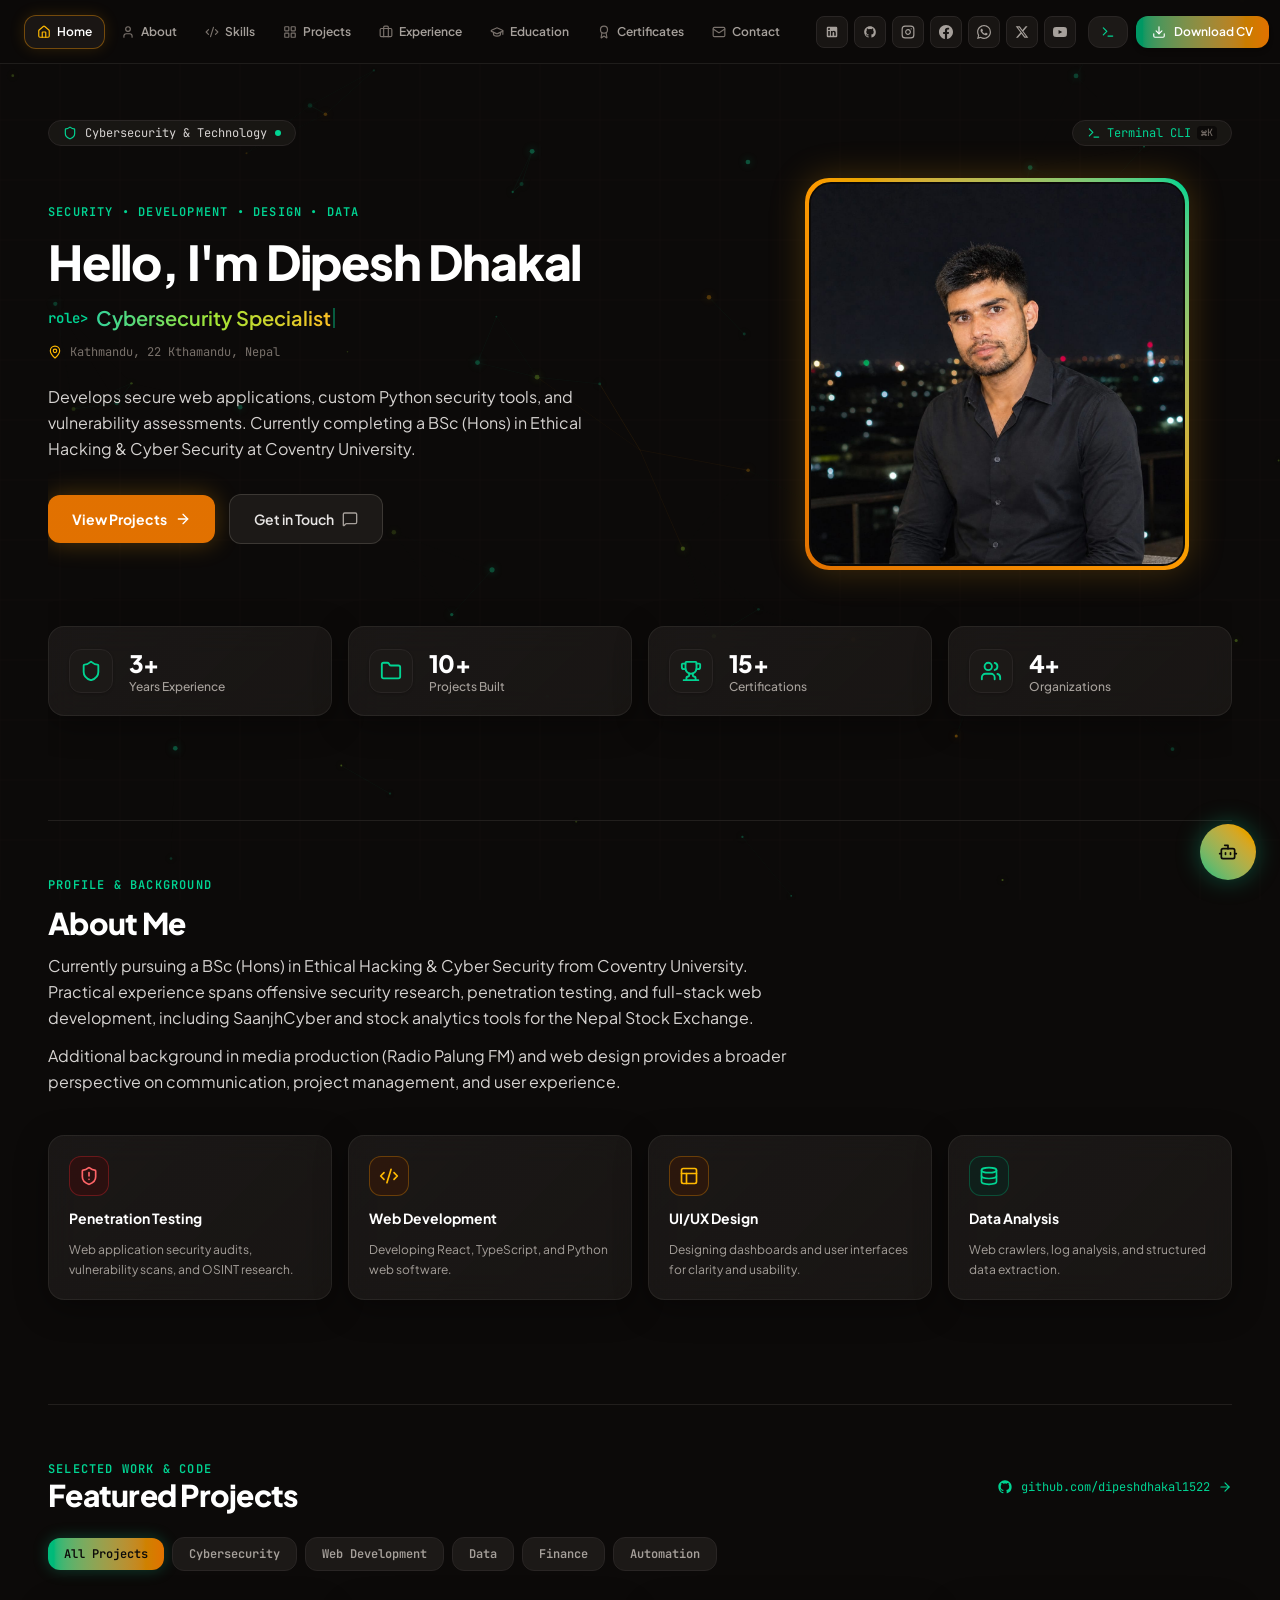
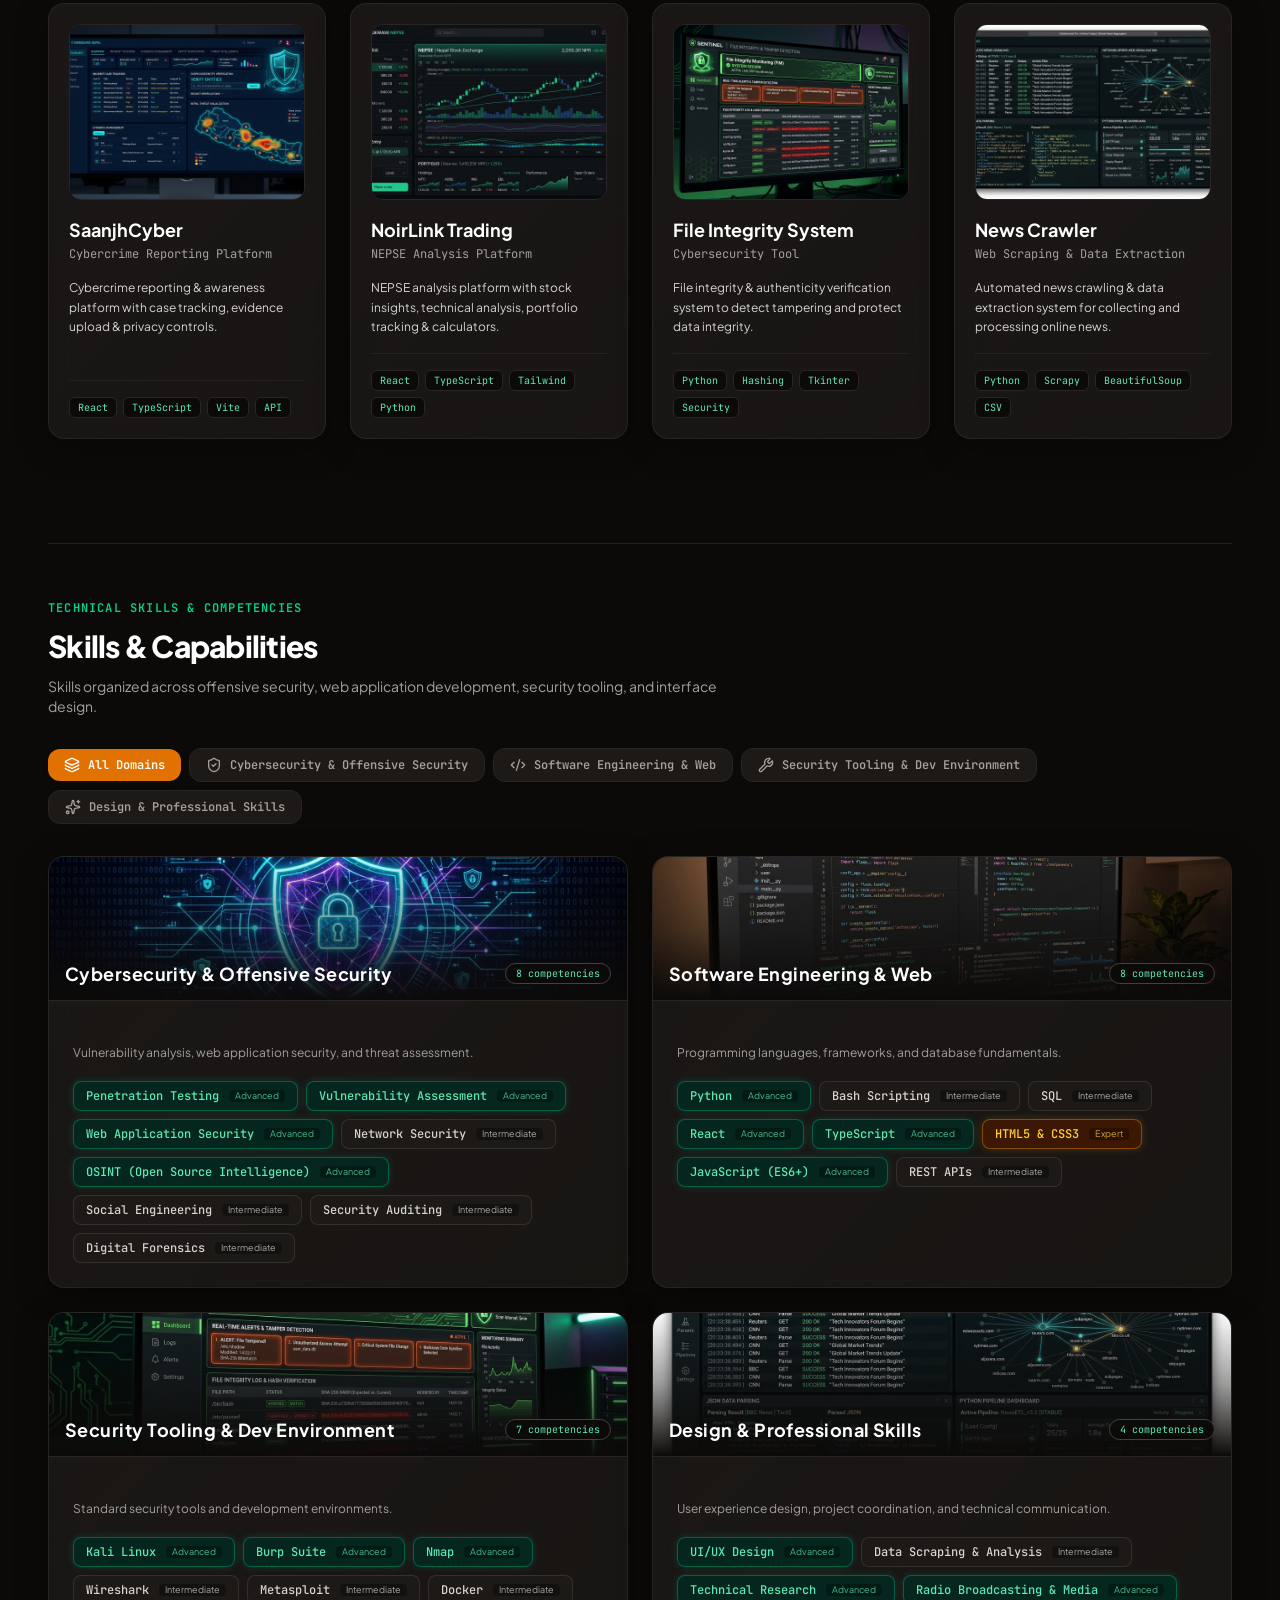
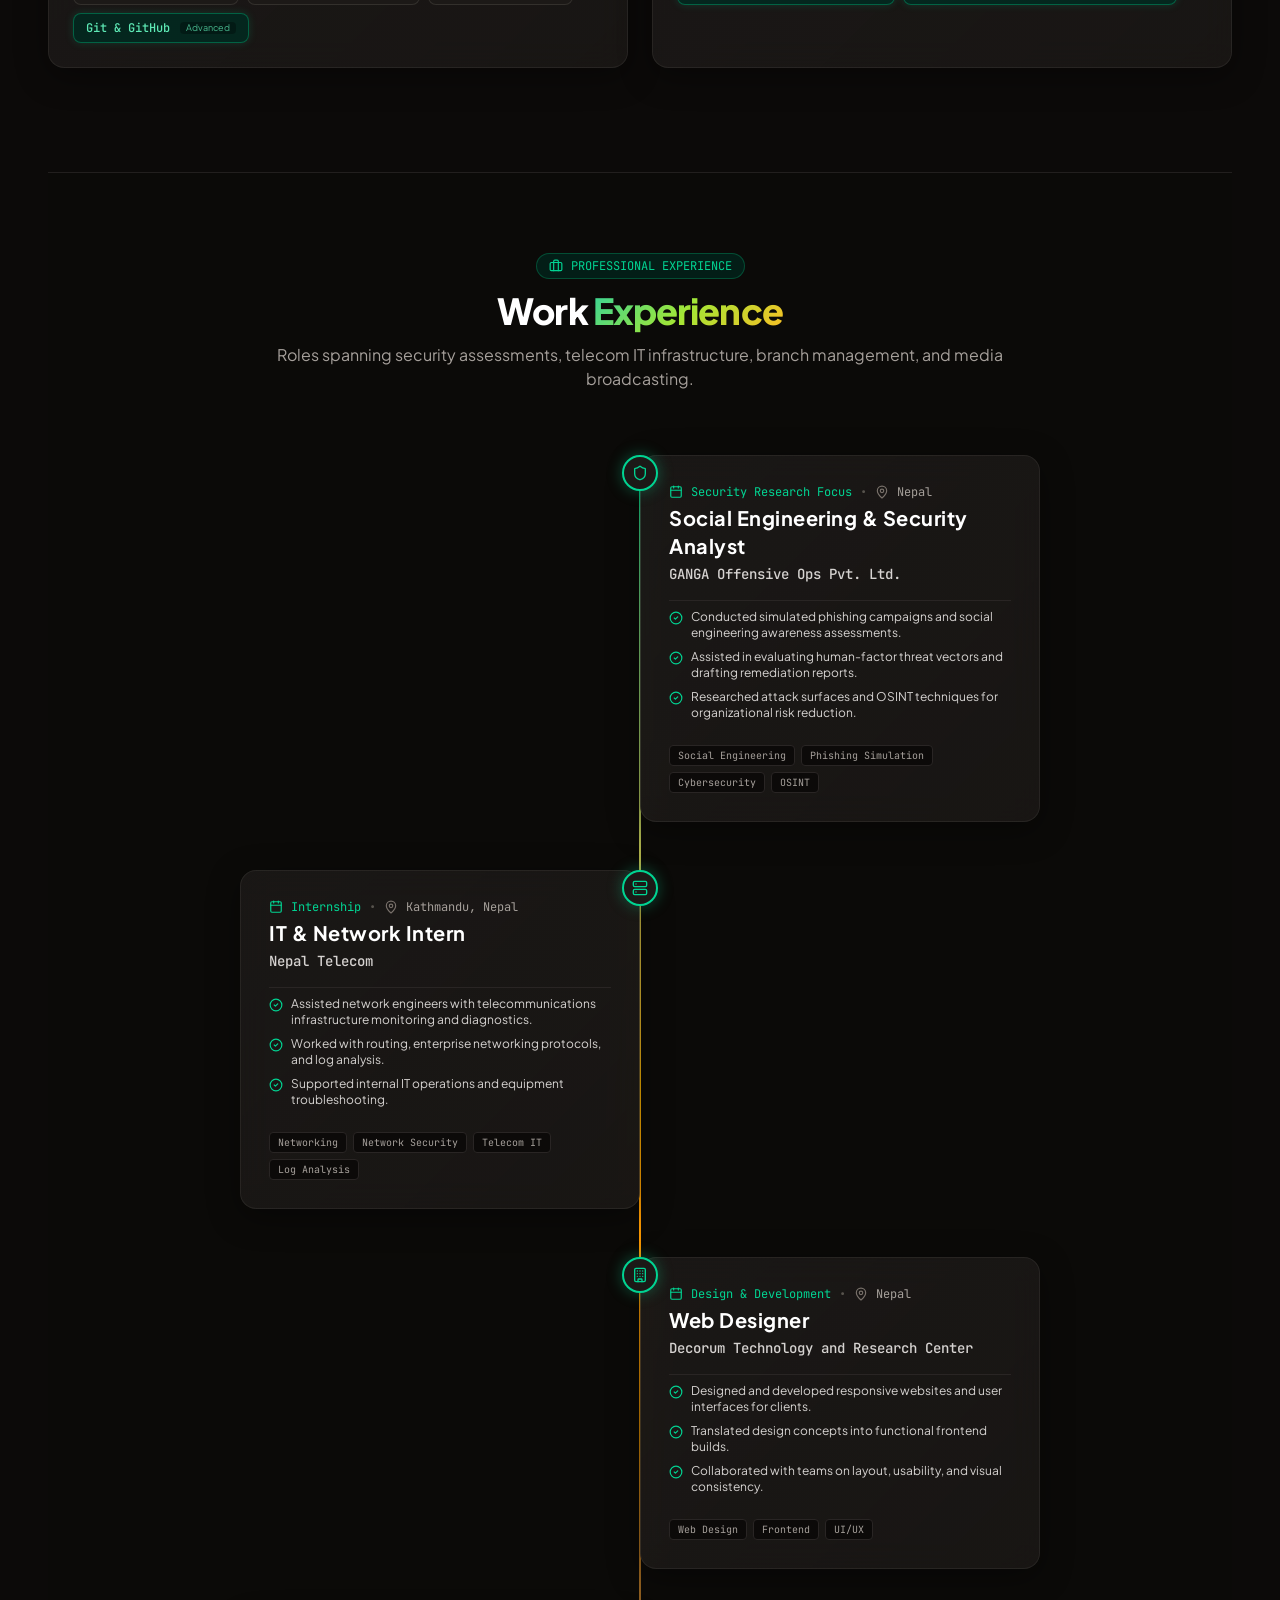
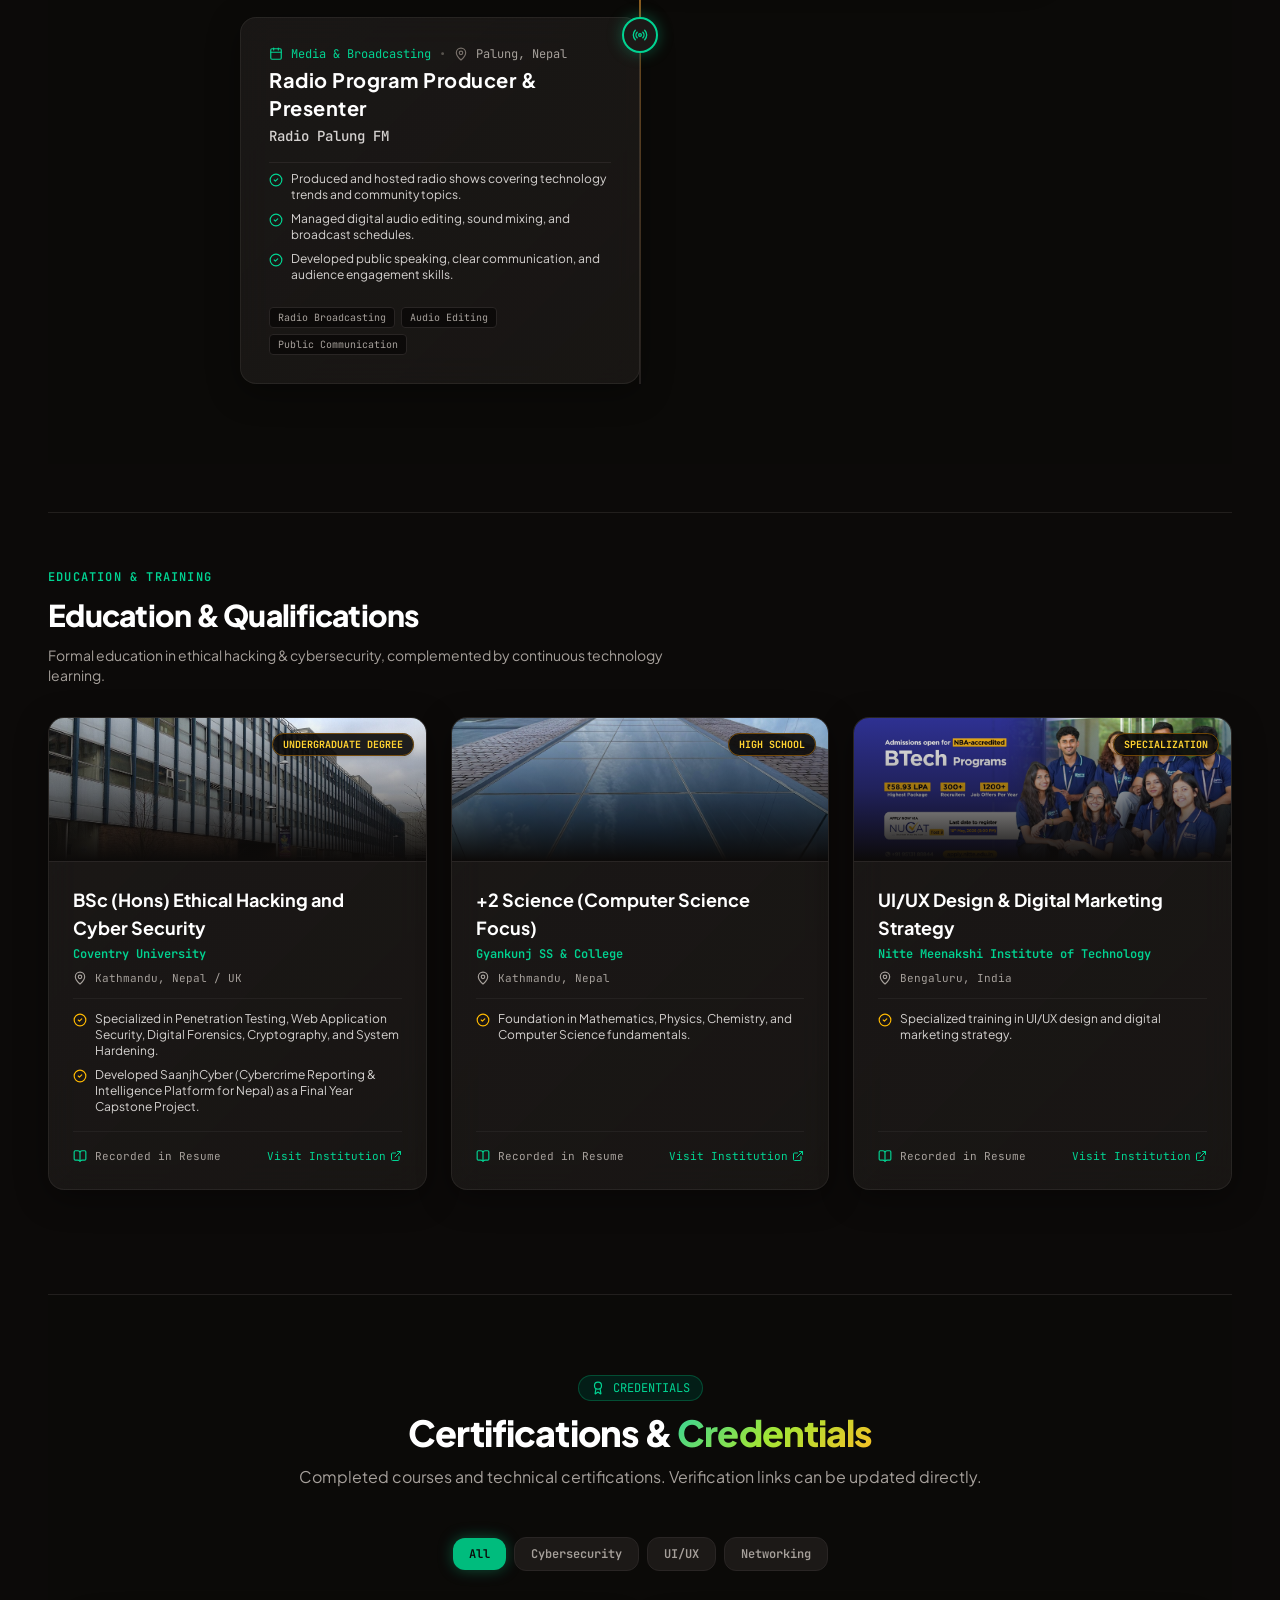
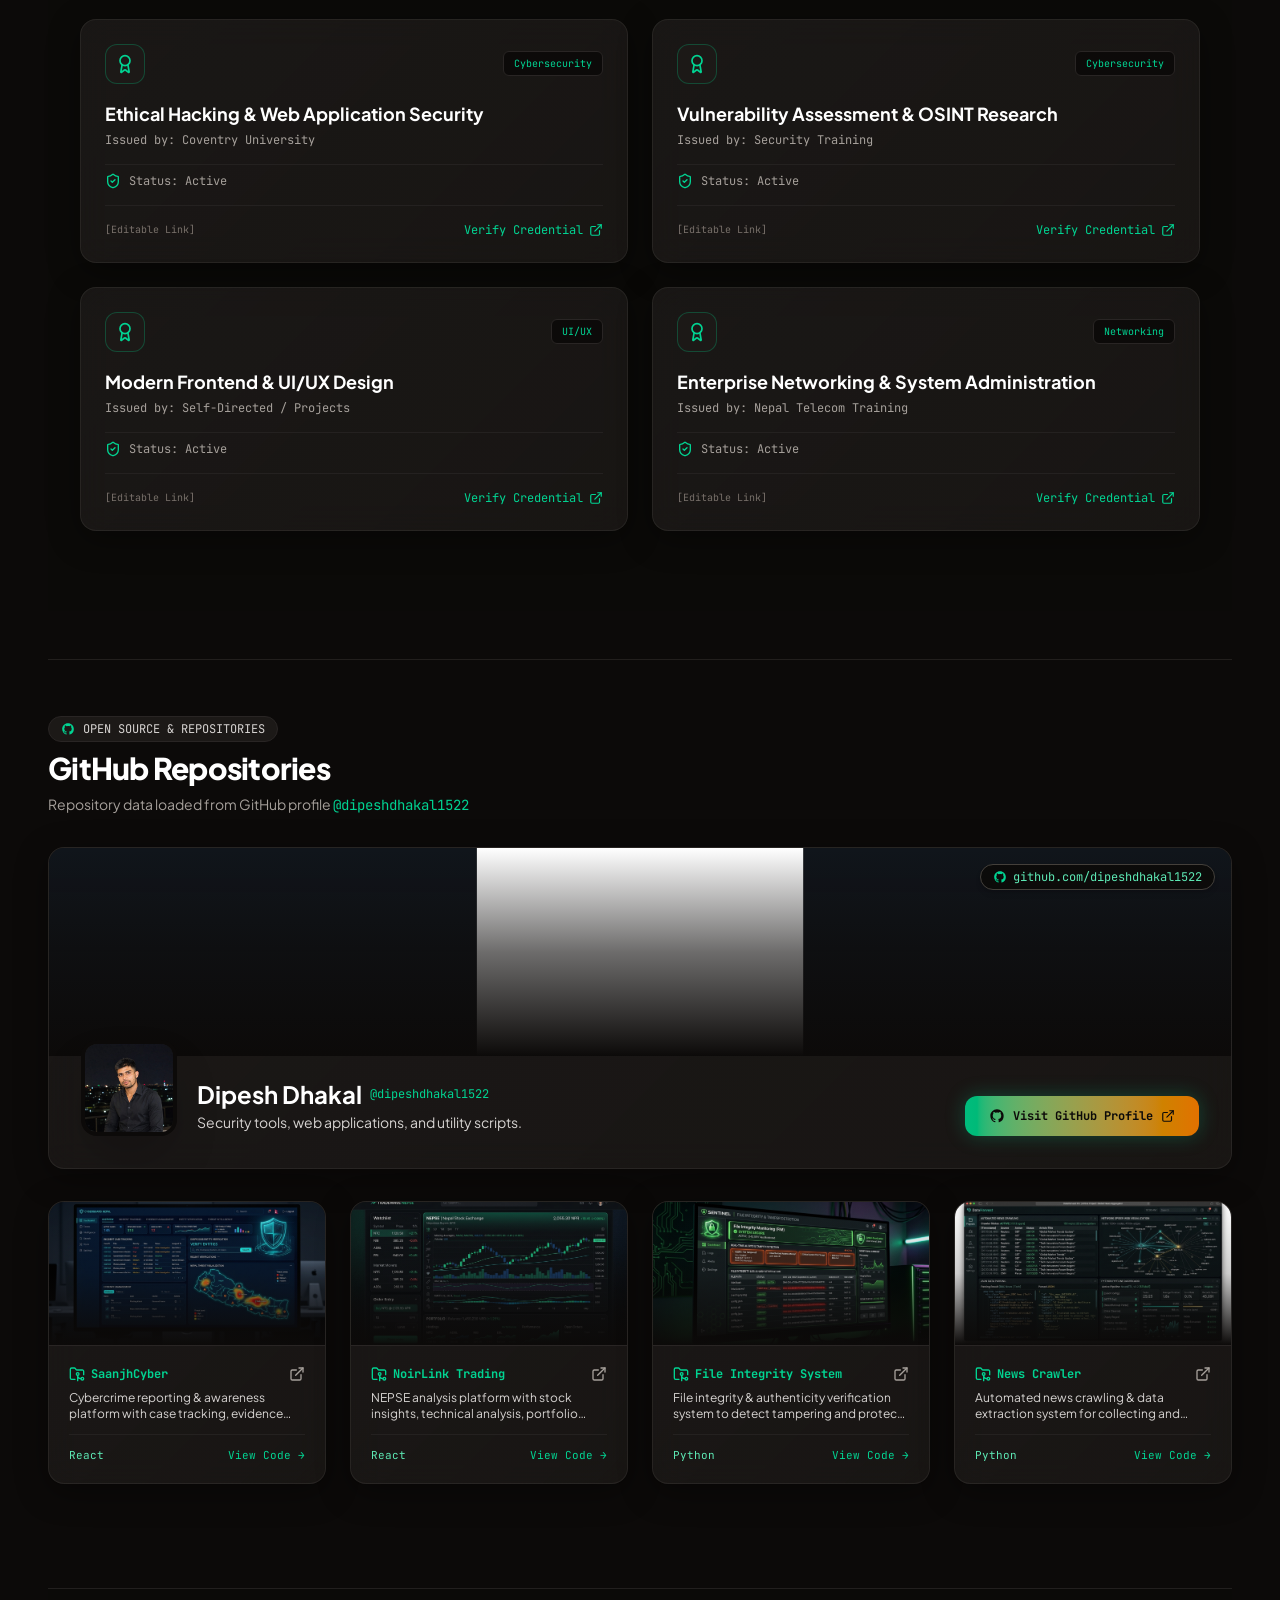
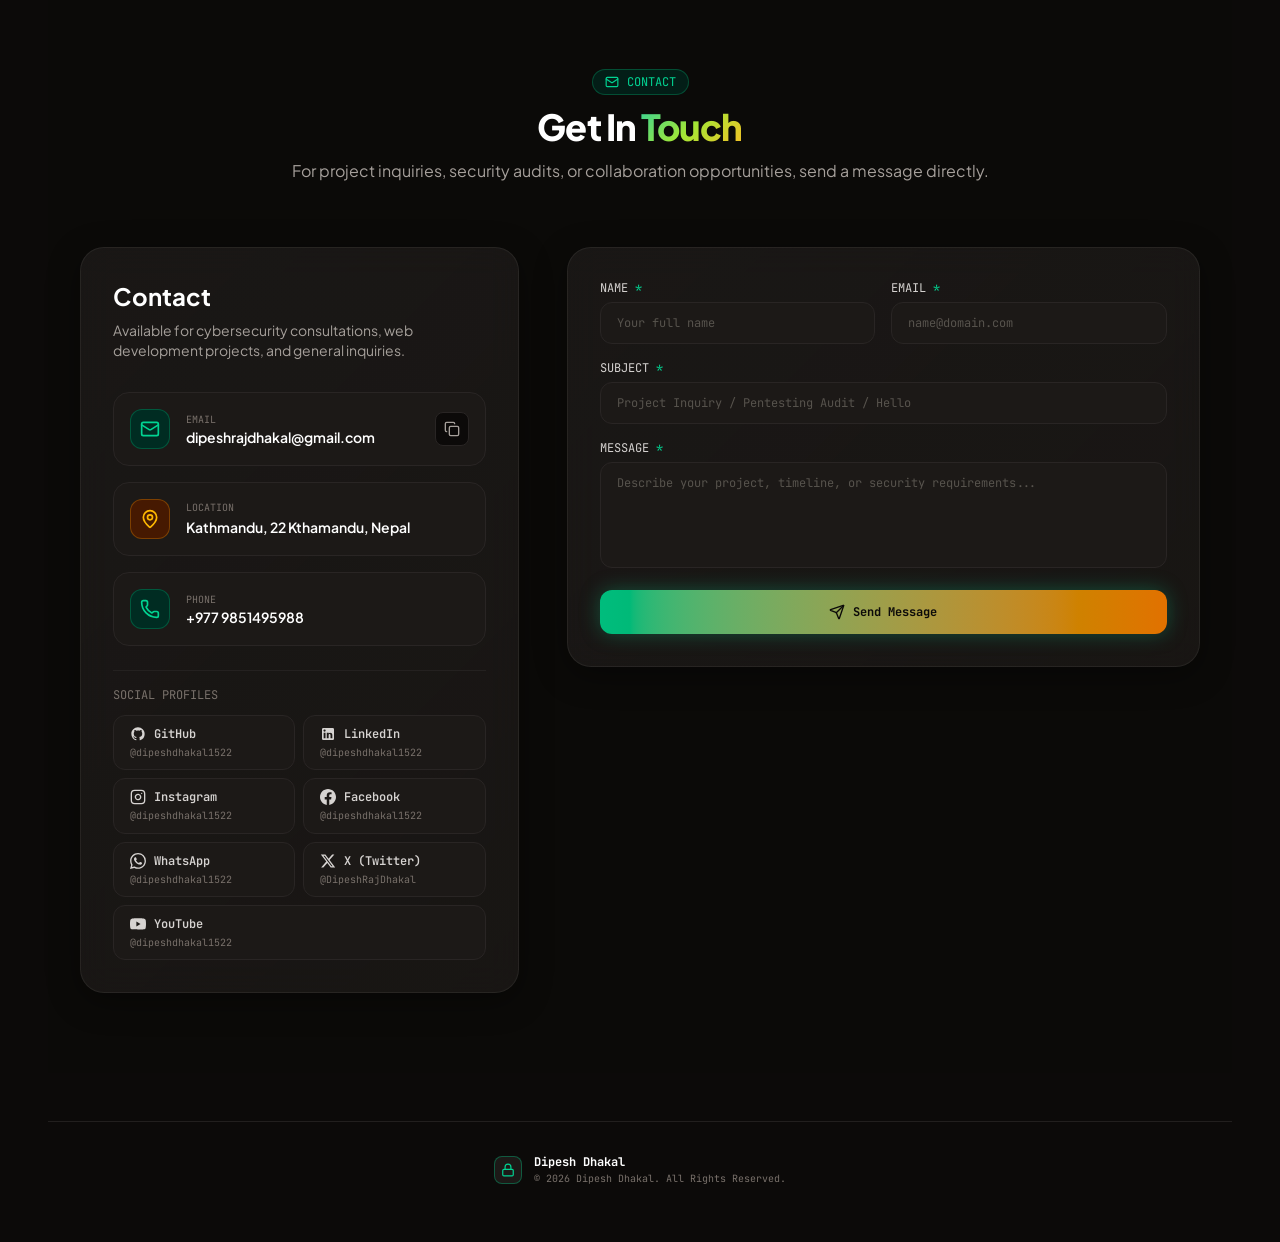
<file: index.html>
<!doctype html>
<html lang="en" class="dark scroll-smooth">
  <head>
    <meta charset="UTF-8" />
    <link rel="icon" type="image/svg+xml" href="data:image/svg+xml,<svg xmlns=%22http://www.w3.org/2000/svg%22 viewBox=%220 0 100 100%22><text y=%22.9em%22 font-size=%2290%22>🛡️</text></svg>" />
    <meta name="viewport" content="width=device-width, initial-scale=1.0" />
    
    <!-- Primary Meta Tags -->
    <title>Dipesh Dhakal — Cybersecurity Specialist & Web Developer</title>
    <meta name="title" content="Dipesh Dhakal — Cybersecurity Specialist & Web Developer" />
    <meta name="description" content="Portfolio of Dipesh Dhakal: Cybersecurity Specialist, Web Developer, UI/UX Designer, and Data Analyst based in Kathmandu, Nepal." />
    <meta name="keywords" content="Dipesh Dhakal, Cybersecurity, Ethical Hacking, Web Development, SaanjhCyber, Penetration Testing, React, TypeScript, Nepal" />
    <meta name="author" content="Dipesh Dhakal" />

    <!-- Open Graph / Facebook -->
    <meta property="og:type" content="website" />
    <meta property="og:url" content="https://github.com/dipeshdhakal1522" />
    <meta property="og:title" content="Dipesh Dhakal — Cybersecurity Specialist & Web Developer" />
    <meta property="og:description" content="Portfolio of Dipesh Dhakal: Cybersecurity Specialist, Web Developer, UI/UX Designer, and Data Analyst." />
    <meta property="og:image" content="https://github.com/dipeshdhakal1522.png" />

    <!-- Twitter -->
    <meta property="twitter:card" content="summary_large_image" />
    <meta property="twitter:title" content="Dipesh Dhakal — Cybersecurity Specialist & Web Developer" />
    <meta property="twitter:description" content="Portfolio of Dipesh Dhakal: Cybersecurity Specialist, Web Developer, UI/UX Designer, and Data Analyst." />
    <script type="module" crossorigin src="/assets/index-DgA8flYy.js"></script>
    <link rel="stylesheet" crossorigin href="/assets/index-CGEk8Dgk.css">
  </head>
  <body class="bg-[#0c0a09] text-stone-100 antialiased selection:bg-emerald-500 selection:text-stone-950">
    <div id="root"></div>
  </body>
</html>
</file>
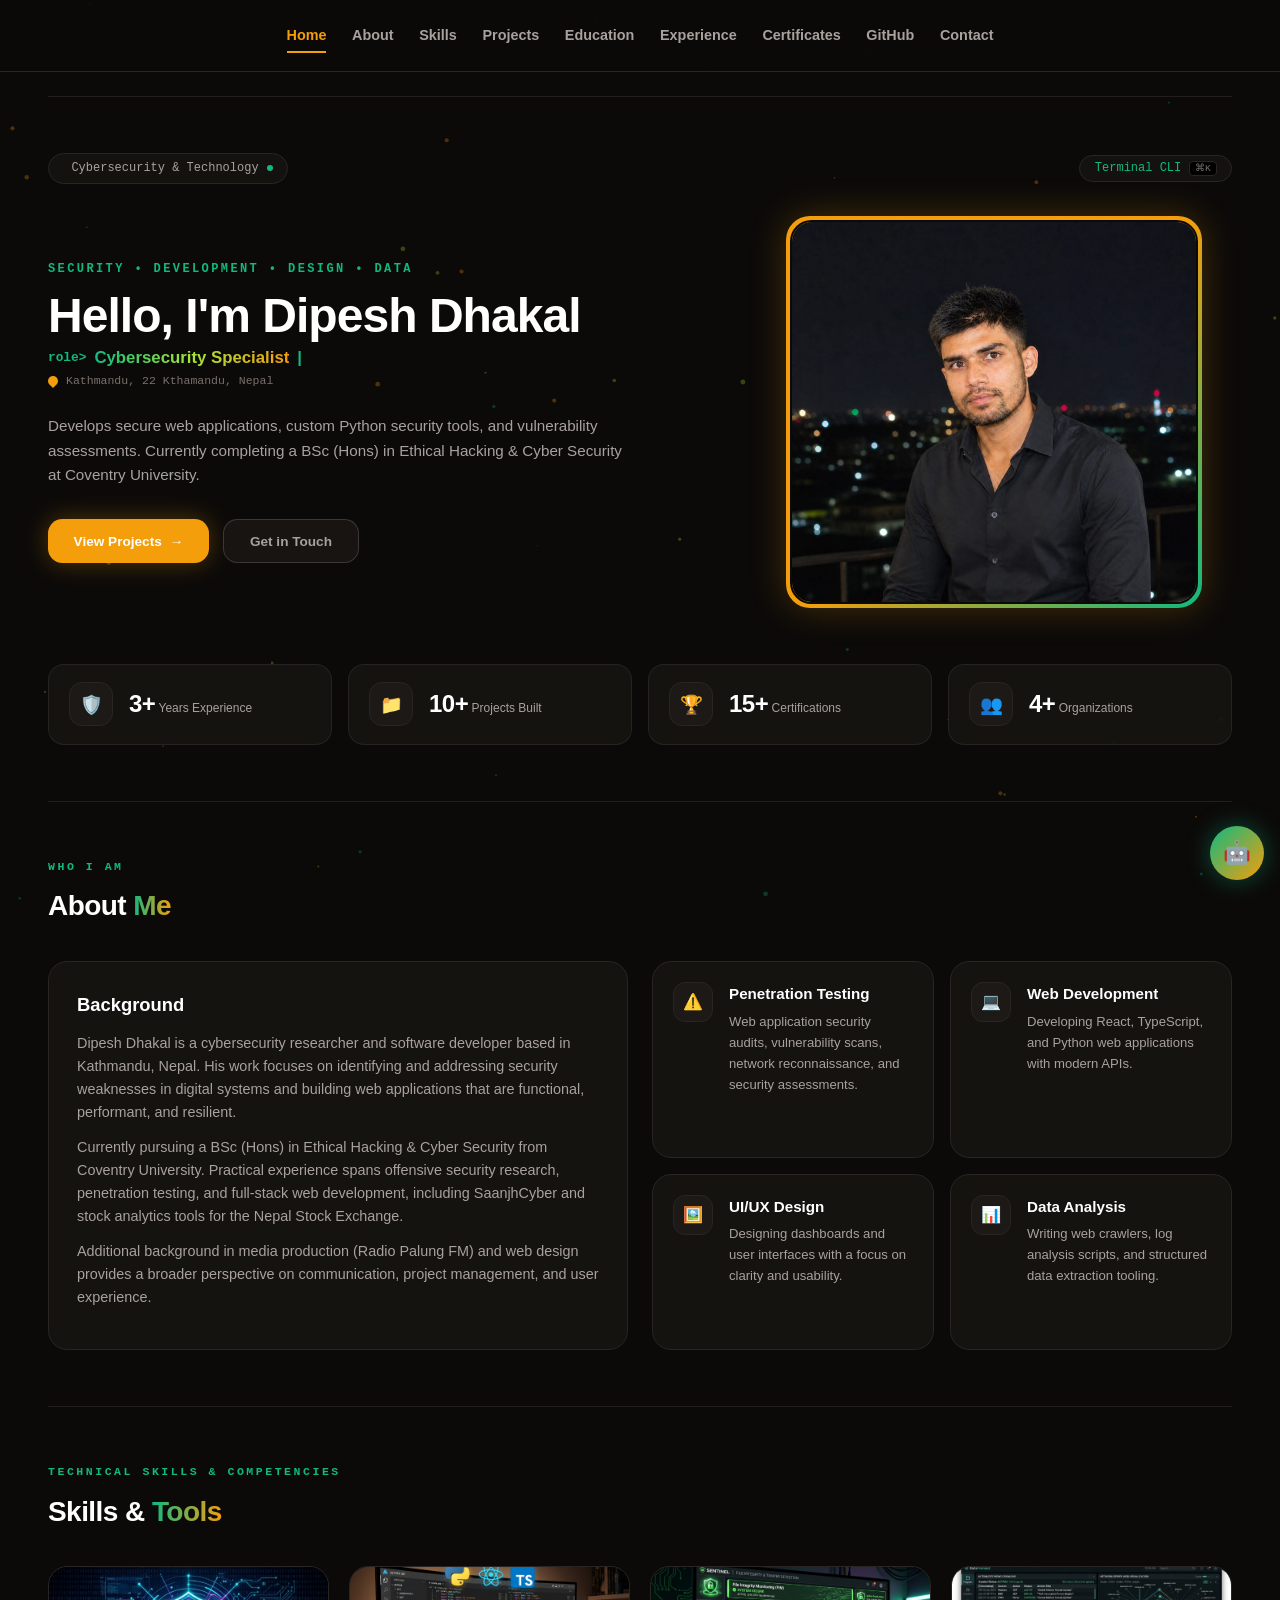
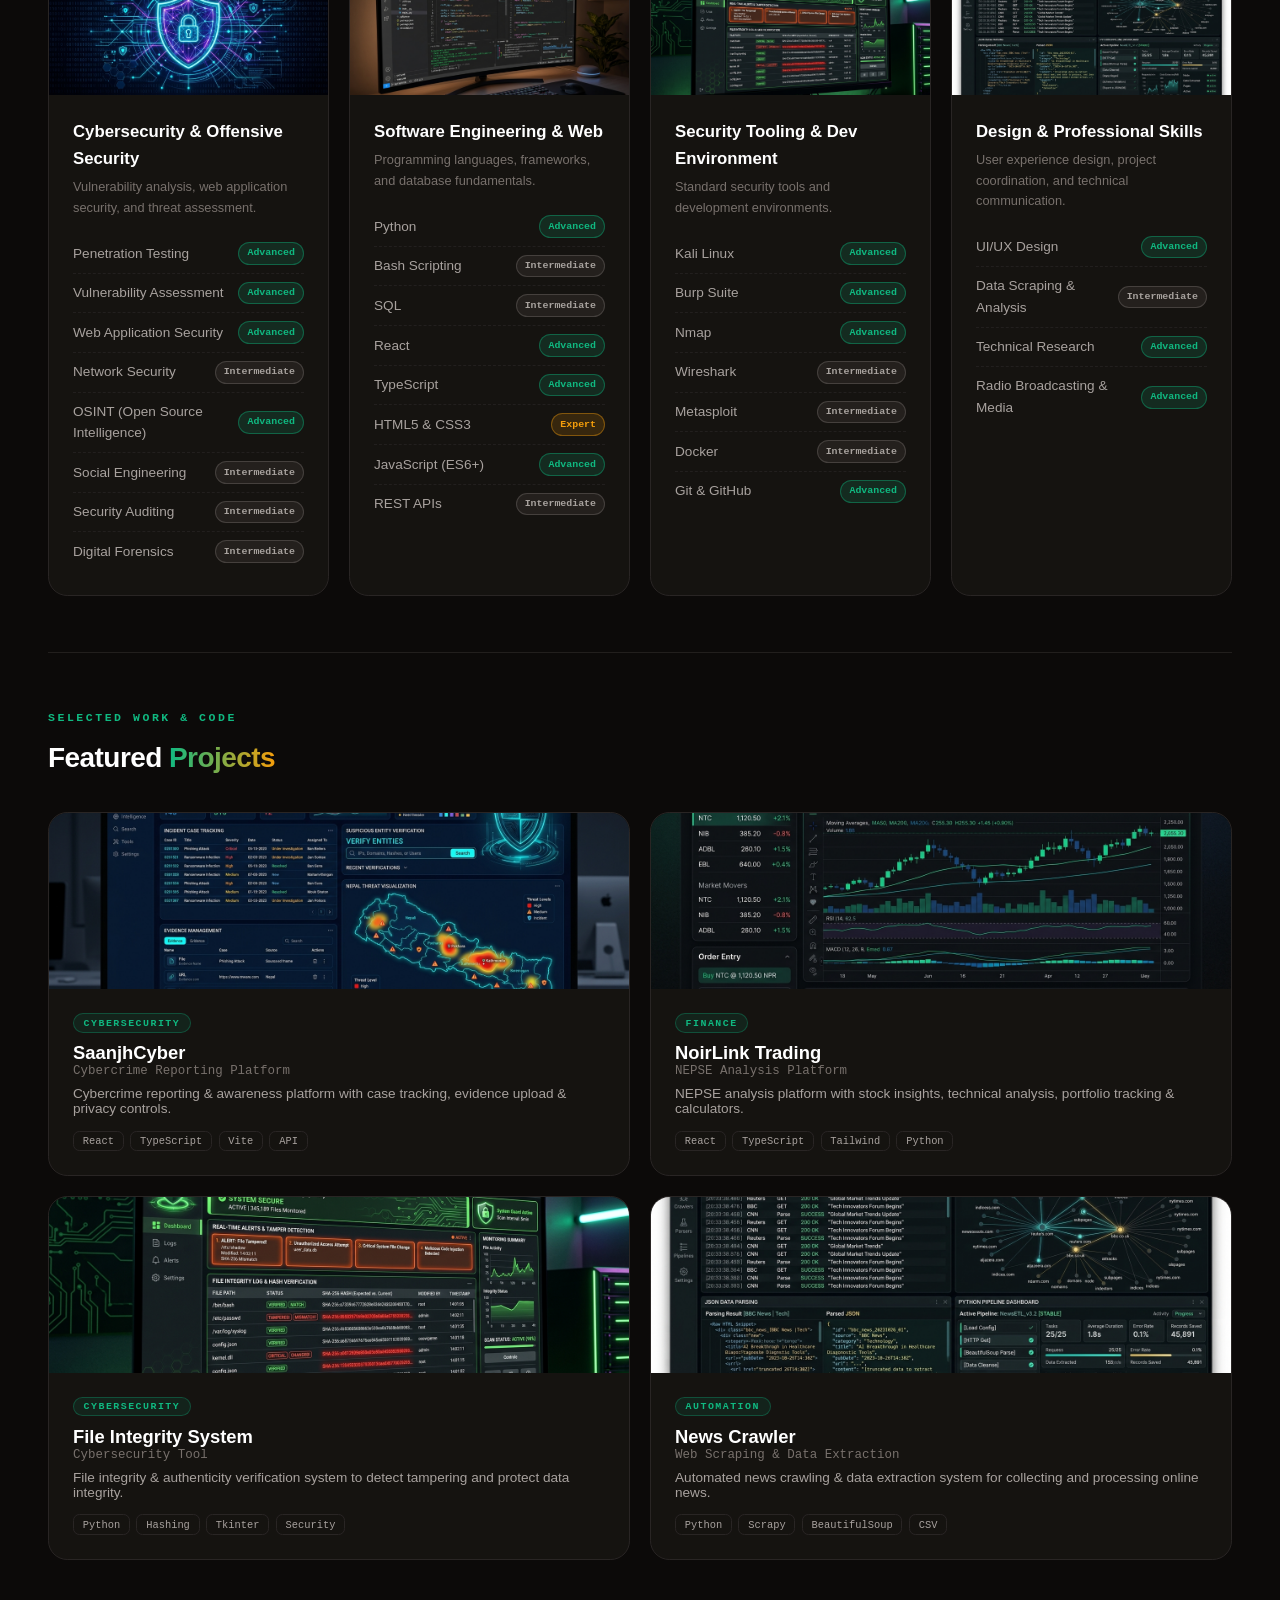
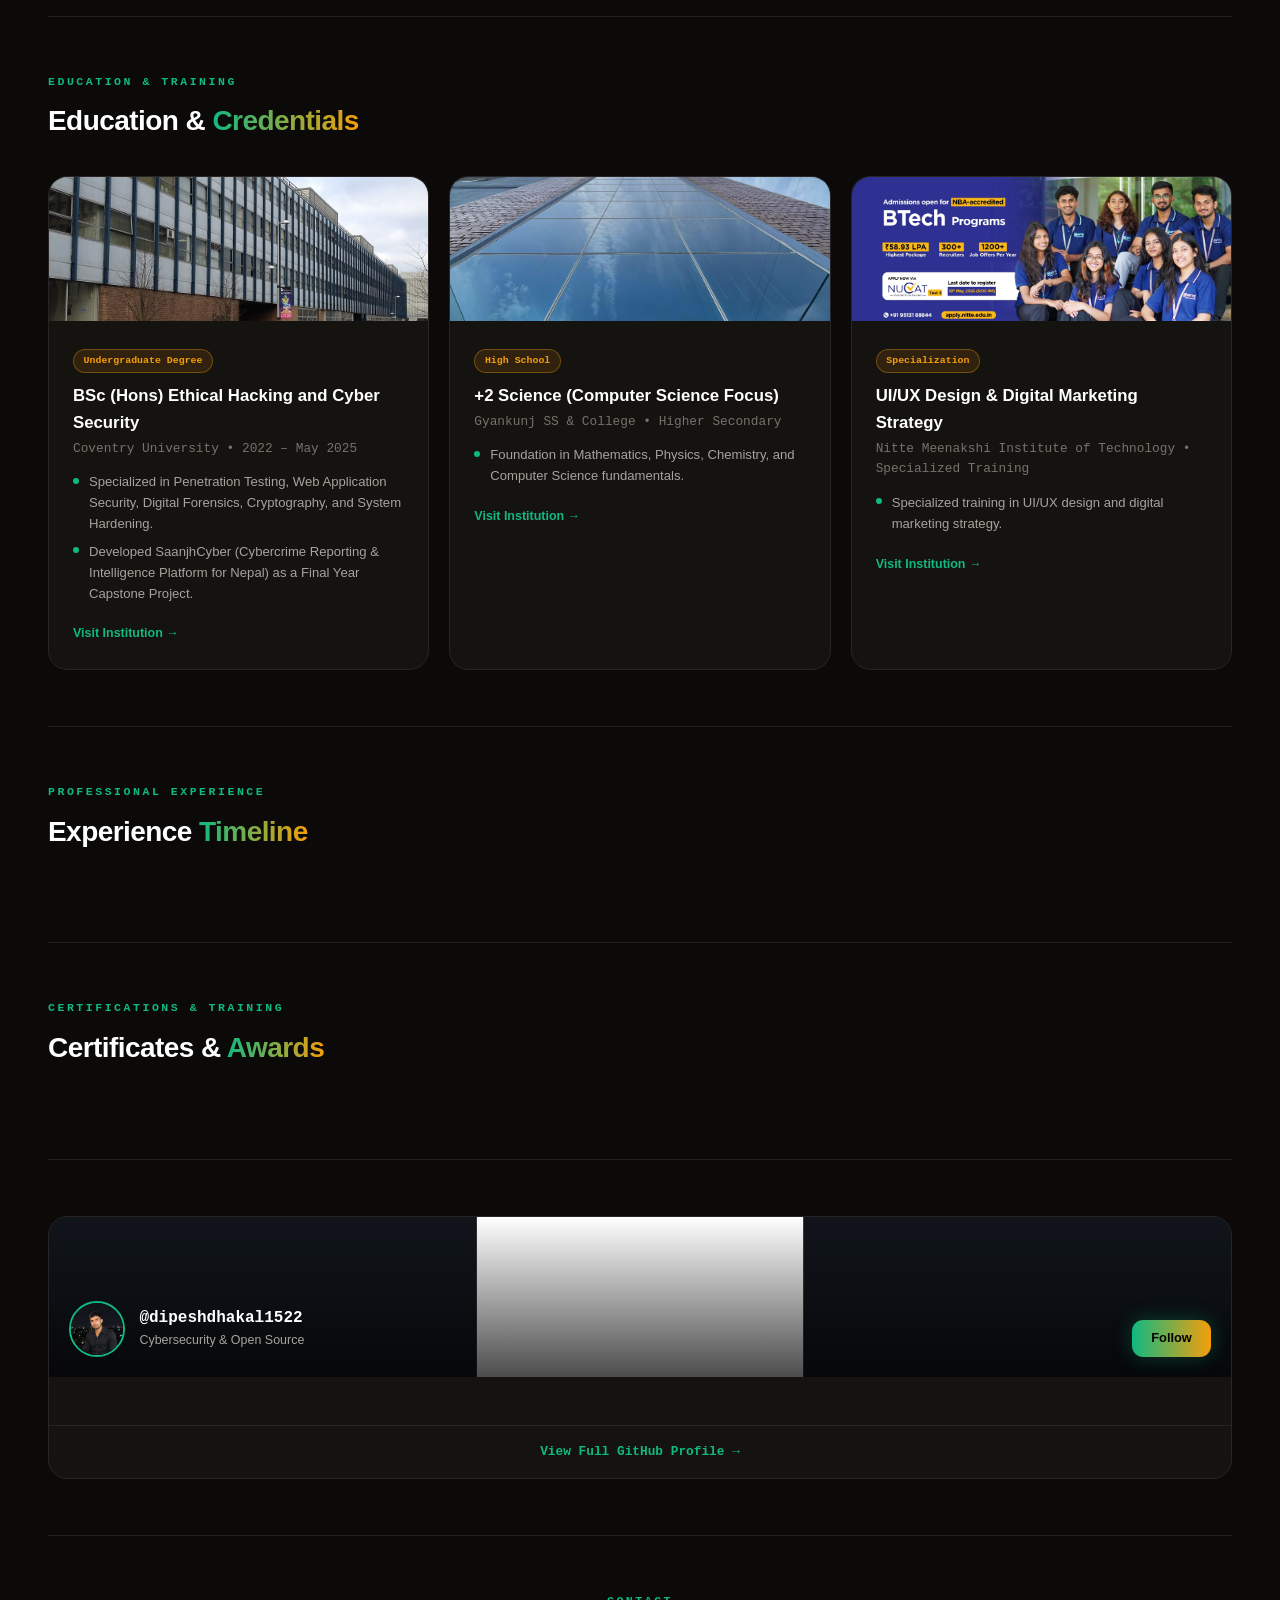
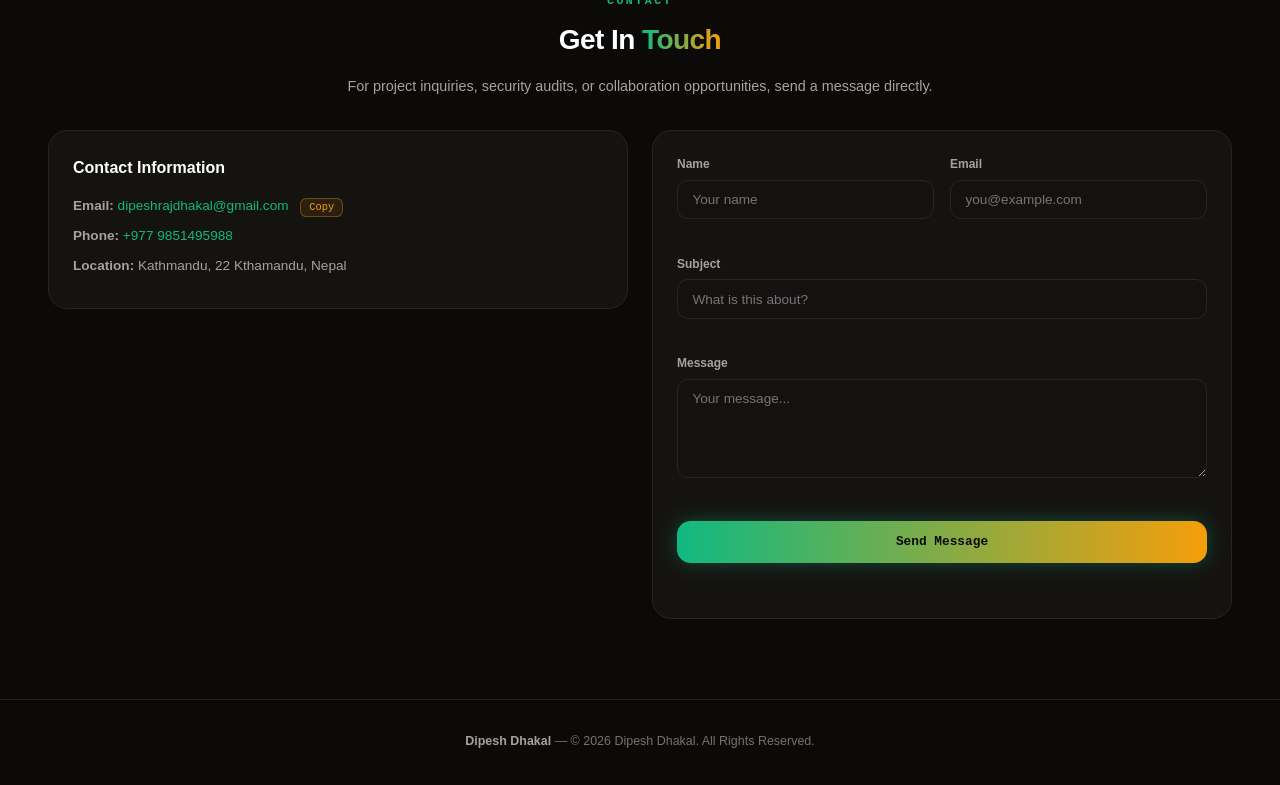
<file: static-version/index.html>
<!DOCTYPE html>
<html lang="en">
<head>
  <meta charset="UTF-8" />
  <meta name="viewport" content="width=device-width, initial-scale=1.0" />
  <title>Dipesh Dhakal — Cybersecurity Specialist | Web Developer | UI/UX Designer | Data Analyst</title>
  <meta name="description" content="Portfolio of Dipesh Dhakal — cybersecurity researcher, web developer, UI/UX designer, and data analyst based in Kathmandu, Nepal." />
  <link rel="stylesheet" href="style.css" />
</head>
<body>
  <canvas id="bg-canvas" aria-hidden="true"></canvas>

  <!-- Mobile / Tablet Sidebar -->
  <aside id="sidebar" class="sidebar">
    <a href="#home" class="brand">Dipesh Dhakal</a>
    <nav class="nav">
      <a href="#home" class="nav-link active">Home</a>
      <a href="#about" class="nav-link">About</a>
      <a href="#skills" class="nav-link">Skills</a>
      <a href="#projects" class="nav-link">Projects</a>
      <a href="#education" class="nav-link">Education</a>
      <a href="#experience" class="nav-link">Experience</a>
      <a href="#certificates" class="nav-link">Certificates</a>
      <a href="#github" class="nav-link">GitHub</a>
      <a href="#contact" class="nav-link">Contact</a>
    </nav>
    <div class="sidebar-socials" id="sidebar-socials"></div>
    <button class="btn-sidebar" id="open-terminal">Terminal CLI <span class="kbd">&#8984;K</span></button>
    <button class="btn-sidebar" id="open-resume">Download CV</button>
  </aside>

  <!-- Desktop Navbar -->
  <header class="navbar">
    <nav class="navbar-nav">
      <a href="#home" class="nav-link active">Home</a>
      <a href="#about" class="nav-link">About</a>
      <a href="#skills" class="nav-link">Skills</a>
      <a href="#projects" class="nav-link">Projects</a>
      <a href="#education" class="nav-link">Education</a>
      <a href="#experience" class="nav-link">Experience</a>
      <a href="#certificates" class="nav-link">Certificates</a>
      <a href="#github" class="nav-link">GitHub</a>
      <a href="#contact" class="nav-link">Contact</a>
    </nav>
  </header>

  <main class="content">

    <!-- HERO -->
    <section id="home" class="section hero">
      <div class="container">
        <div class="hero-topbar">
          <span class="badge">
            <span class="icon-shield"></span> Cybersecurity &amp; Technology
            <span class="dot"></span>
          </span>
          <button class="terminal-btn" id="terminal-btn-top">Terminal CLI <span class="kbd">&#8984;K</span></button>
        </div>

        <div class="hero-grid">
          <div class="hero-text">
            <div class="hero-intro">
              <span class="tagline">Security &bull; Development &bull; Design &bull; Data</span>
              <h1>Hello, I'm <span>Dipesh Dhakal</span></h1>
              <p class="role-line"><span class="role-prefix">role&gt;</span> <span id="rotating-role" class="role-text"></span><span class="cursor">|</span></p>
              <p class="location"><span class="pin"></span> Kathmandu, 22 Kthamandu, Nepal</p>
            </div>
            <p class="hero-bio">Develops secure web applications, custom Python security tools, and vulnerability assessments. Currently completing a BSc (Hons) in Ethical Hacking &amp; Cyber Security at Coventry University.</p>
            <div class="cta-row">
              <button class="btn-primary" id="view-projects">View Projects <span class="arrow">&rarr;</span></button>
              <button class="btn-secondary" id="get-in-touch">Get in Touch</button>
            </div>
          </div>

          <div class="hero-photo">
            <div class="photo-frame">
              <img src="images/profile-photo.jpg" alt="Dipesh Dhakal" />
            </div>
          </div>
        </div>

        <div class="stats" id="stats"></div>
      </div>
    </section>

    <!-- ABOUT -->
    <section id="about" class="section">
      <div class="container">
        <div class="sec-header">
          <span class="sec-tag">WHO I AM</span>
          <h2>About <span class="grad">Me</span></h2>
        </div>
        <div class="about-grid">
          <div class="about-card">
            <h3>Background</h3>
            <p id="about-bio"></p>
            <div id="about-paragraphs"></div>
          </div>
          <div class="caps" id="caps"></div>
        </div>
      </div>
    </section>

    <!-- SKILLS -->
    <section id="skills" class="section">
      <div class="container">
        <div class="sec-header">
          <span class="sec-tag">TECHNICAL SKILLS &amp; COMPETENCIES</span>
          <h2>Skills &amp; <span class="grad">Tools</span></h2>
        </div>
        <div class="skills-grid" id="skills-grid"></div>
      </div>
    </section>

    <!-- PROJECTS -->
    <section id="projects" class="section">
      <div class="container">
        <div class="sec-header">
          <span class="sec-tag">SELECTED WORK &amp; CODE</span>
          <h2>Featured <span class="grad">Projects</span></h2>
        </div>
        <div class="projects-grid" id="projects-grid"></div>
      </div>
    </section>

    <!-- EDUCATION -->
    <section id="education" class="section">
      <div class="container">
        <div class="sec-header">
          <span class="sec-tag">EDUCATION &amp; TRAINING</span>
          <h2>Education &amp; <span class="grad">Credentials</span></h2>
        </div>
        <div class="edu-grid" id="edu-grid"></div>
      </div>
    </section>

    <!-- EXPERIENCE -->
    <section id="experience" class="section">
      <div class="container">
        <div class="sec-header">
          <span class="sec-tag">PROFESSIONAL EXPERIENCE</span>
          <h2>Experience <span class="grad">Timeline</span></h2>
        </div>
        <div class="timeline" id="timeline"></div>
      </div>
    </section>

    <!-- CERTIFICATES -->
    <section id="certificates" class="section">
      <div class="container">
        <div class="sec-header">
          <span class="sec-tag">CERTIFICATIONS &amp; TRAINING</span>
          <h2>Certificates &amp; <span class="grad">Awards</span></h2>
        </div>
        <div class="cert-grid" id="cert-grid"></div>
      </div>
    </section>

    <!-- GITHUB -->
    <section id="github" class="section">
      <div class="container">
        <div class="gh-card">
          <div class="gh-banner">
            <img src="images/github-banner.jpg" alt="GitHub" />
            <div class="gh-banner-overlay">
              <div class="gh-profile">
                <img src="images/profile-photo.jpg" alt="Dipesh Dhakal" />
                <div>
                  <h3>@dipeshdhakal1522</h3>
                  <p>Cybersecurity &amp; Open Source</p>
                </div>
              </div>
              <a class="gh-follow" href="https://github.com/dipeshdhakal1522" target="_blank" rel="noopener">Follow</a>
            </div>
          </div>
          <div class="gh-repos" id="gh-repos"></div>
          <a class="gh-profile-btn" href="https://github.com/dipeshdhakal1522" target="_blank" rel="noopener">View Full GitHub Profile &rarr;</a>
        </div>
      </div>
    </section>

    <!-- CONTACT -->
    <section id="contact" class="section">
      <div class="container">
        <div class="sec-header center">
          <span class="sec-tag">CONTACT</span>
          <h2>Get In <span class="grad">Touch</span></h2>
          <p>For project inquiries, security audits, or collaboration opportunities, send a message directly.</p>
        </div>
        <div class="contact-grid">
          <div class="contact-info">
            <div class="info-card">
              <h4>Contact Information</h4>
              <p><strong>Email:</strong> <a href="mailto:dipeshrajdhakal@gmail.com" id="email-link">dipeshrajdhakal@gmail.com</a> <button class="copy-btn" id="copy-email">Copy</button></p>
              <p><strong>Phone:</strong> <a href="tel:+9779851495988">+977 9851495988</a></p>
              <p><strong>Location:</strong> Kathmandu, 22 Kthamandu, Nepal</p>
            </div>
            <div class="social-grid" id="social-grid"></div>
          </div>
          <form class="contact-form" id="contact-form">
            <div class="field-row">
              <div class="field">
                <label for="name">Name</label>
                <input type="text" id="name" name="name" placeholder="Your name" />
                <span class="err" id="err-name"></span>
              </div>
              <div class="field">
                <label for="email">Email</label>
                <input type="email" id="email" name="email" placeholder="you@example.com" />
                <span class="err" id="err-email"></span>
              </div>
            </div>
            <div class="field">
              <label for="subject">Subject</label>
              <input type="text" id="subject" name="subject" placeholder="What is this about?" />
              <span class="err" id="err-subject"></span>
            </div>
            <div class="field">
              <label for="message">Message</label>
              <textarea id="message" name="message" rows="5" placeholder="Your message..."></textarea>
              <span class="err" id="err-message"></span>
            </div>
            <button type="submit" class="btn-submit">Send Message</button>
            <p class="form-note" id="form-note"></p>
          </form>
        </div>
      </div>
    </section>
  </main>

  <footer class="footer">
    <p><strong>Dipesh Dhakal</strong> &mdash; &copy; 2026 Dipesh Dhakal. All Rights Reserved.</p>
  </footer>

  <!-- Project Modal -->
  <div class="modal-backdrop" id="project-modal">
    <div class="modal">
      <button class="modal-close" id="close-project">&times;</button>
      <div class="modal-body" id="project-modal-body"></div>
    </div>
  </div>

  <!-- Terminal Modal -->
  <div class="modal-backdrop" id="terminal-modal">
    <div class="modal terminal">
      <div class="terminal-head">
        <span>guest@dipesh-dhakal</span>
        <button class="modal-close" id="close-terminal">&times;</button>
      </div>
      <div class="terminal-body" id="terminal-body"></div>
      <div class="terminal-input-row">
        <span class="prompt">guest@dipesh-dhakal:~$</span>
        <input type="text" id="terminal-input" autocomplete="off" spellcheck="false" />
      </div>
    </div>
  </div>

  <!-- Resume Modal -->
  <div class="modal-backdrop" id="resume-modal">
    <div class="modal resume">
      <button class="modal-close" id="close-resume">&times;</button>
      <div class="modal-body" id="resume-body"></div>
    </div>
  </div>

  <!-- AI Chat Bot -->
  <div id="chat-widget">
    <div id="chat-panel" class="chat-panel">
      <div class="chat-head">
        <div class="chat-title">
          <span class="chat-avatar">&#129302;</span>
          <div>
            <p class="chat-name">Enigma <span class="chat-spark">&#10024;</span></p>
          </div>
        </div>
        <button class="chat-close" id="chat-close" aria-label="Close chat">&times;</button>
      </div>
      <div class="chat-body" id="chat-body"></div>
      <div class="chat-chips" id="chat-chips"></div>
      <div class="chat-input-row">
        <input type="text" id="chat-input" placeholder="Ask about Dipesh..." autocomplete="off" />
        <button class="chat-send" id="chat-send" aria-label="Send">&#10148;</button>
      </div>
      <p class="chat-wa-hint">Prefer a direct chat? <a id="chat-wa-link" href="https://wa.me/dipeshdhakal1522" target="_blank" rel="noopener">Message on WhatsApp &rarr;</a></p>
    </div>
    <button class="chat-toggle" id="chat-toggle" aria-label="Toggle AI chat">&#129302;</button>
  </div>

  <script src="script.js"></script>
</body>
</html>
</file>
<file: assets/index-CGEk8Dgk.css>
@import "https://fonts.googleapis.com/css2?family=Inter:wght@300;400;500;600;700;800&family=JetBrains+Mono:ital,wght@0,300;0,400;0,500;0,700;1,400&family=Plus+Jakarta+Sans:wght@400;500;600;700;800&display=swap";@layer components;@layer properties{@supports (((-webkit-hyphens:none)) and (not (margin-trim:inline))) or ((-moz-orient:inline) and (not (color:rgb(from red r g b)))){*,:before,:after,::backdrop{--tw-translate-x:0;--tw-translate-y:0;--tw-translate-z:0;--tw-rotate-x:initial;--tw-rotate-y:initial;--tw-rotate-z:initial;--tw-skew-x:initial;--tw-skew-y:initial;--tw-space-y-reverse:0;--tw-border-style:solid;--tw-gradient-position:initial;--tw-gradient-from:#0000;--tw-gradient-via:#0000;--tw-gradient-to:#0000;--tw-gradient-stops:initial;--tw-gradient-via-stops:initial;--tw-gradient-from-position:0%;--tw-gradient-via-position:50%;--tw-gradient-to-position:100%;--tw-leading:initial;--tw-font-weight:initial;--tw-tracking:initial;--tw-shadow:0 0 #0000;--tw-shadow-color:initial;--tw-shadow-alpha:100%;--tw-inset-shadow:0 0 #0000;--tw-inset-shadow-color:initial;--tw-inset-shadow-alpha:100%;--tw-ring-color:initial;--tw-ring-shadow:0 0 #0000;--tw-inset-ring-color:initial;--tw-inset-ring-shadow:0 0 #0000;--tw-ring-inset:initial;--tw-ring-offset-width:0px;--tw-ring-offset-color:#fff;--tw-ring-offset-shadow:0 0 #0000;--tw-blur:initial;--tw-brightness:initial;--tw-contrast:initial;--tw-grayscale:initial;--tw-hue-rotate:initial;--tw-invert:initial;--tw-opacity:initial;--tw-saturate:initial;--tw-sepia:initial;--tw-drop-shadow:initial;--tw-drop-shadow-color:initial;--tw-drop-shadow-alpha:100%;--tw-drop-shadow-size:initial;--tw-backdrop-blur:initial;--tw-backdrop-brightness:initial;--tw-backdrop-contrast:initial;--tw-backdrop-grayscale:initial;--tw-backdrop-hue-rotate:initial;--tw-backdrop-invert:initial;--tw-backdrop-opacity:initial;--tw-backdrop-saturate:initial;--tw-backdrop-sepia:initial;--tw-duration:initial;--tw-scale-x:1;--tw-scale-y:1;--tw-scale-z:1}}}@layer theme{:root,:host{--font-sans:-apple-system, BlinkMacSystemFont, "Segoe UI", Roboto, "Helvetica Neue", "Noto Sans", Arial, sans-serif, "Apple Color Emoji", "Segoe UI Emoji", "Segoe UI Symbol", "Noto Color Emoji";--font-mono:ui-monospace, SFMono-Regular, Menlo, Monaco, Consolas, "Liberation Mono", "Courier New", monospace;--color-red-400:oklch(70.4% .191 22.216);--color-red-500:oklch(63.7% .237 25.331);--color-red-950:oklch(25.8% .092 26.042);--color-amber-300:oklch(87.9% .169 91.605);--color-amber-400:oklch(82.8% .189 84.429);--color-amber-500:oklch(76.9% .188 70.08);--color-amber-600:oklch(66.6% .179 58.318);--color-amber-950:oklch(27.9% .077 45.635);--color-emerald-300:oklch(84.5% .143 164.978);--color-emerald-400:oklch(76.5% .177 163.223);--color-emerald-500:oklch(69.6% .17 162.48);--color-emerald-600:oklch(59.6% .145 163.225);--color-emerald-950:oklch(26.2% .051 172.552);--color-stone-100:oklch(97% .001 106.424);--color-stone-200:oklch(92.3% .003 48.717);--color-stone-300:oklch(86.9% .005 56.366);--color-stone-400:oklch(70.9% .01 56.259);--color-stone-500:oklch(55.3% .013 58.071);--color-stone-600:oklch(44.4% .011 73.639);--color-stone-700:oklch(37.4% .01 67.558);--color-stone-800:oklch(26.8% .007 34.298);--color-stone-900:oklch(21.6% .006 56.043);--color-stone-950:oklch(14.7% .004 49.25);--color-black:#000;--color-white:#fff;--spacing:.25rem;--container-sm:24rem;--container-md:28rem;--container-xl:36rem;--container-2xl:42rem;--container-3xl:48rem;--container-4xl:56rem;--container-7xl:80rem;--text-xs:.75rem;--text-xs--line-height:calc(1 / .75);--text-sm:.875rem;--text-sm--line-height:calc(1.25 / .875);--text-base:1rem;--text-base--line-height:calc(1.5 / 1);--text-lg:1.125rem;--text-lg--line-height:calc(1.75 / 1.125);--text-xl:1.25rem;--text-xl--line-height:calc(1.75 / 1.25);--text-2xl:1.5rem;--text-2xl--line-height:calc(2 / 1.5);--text-3xl:1.875rem;--text-3xl--line-height:calc(2.25 / 1.875);--text-4xl:2.25rem;--text-4xl--line-height:calc(2.5 / 2.25);--text-5xl:3rem;--text-5xl--line-height:1;--font-weight-normal:400;--font-weight-medium:500;--font-weight-semibold:600;--font-weight-bold:700;--font-weight-extrabold:800;--font-weight-black:900;--tracking-tight:-.025em;--tracking-wide:.025em;--tracking-widest:.1em;--leading-tight:1.25;--leading-relaxed:1.625;--radius-md:.375rem;--radius-lg:.5rem;--radius-xl:.75rem;--radius-2xl:1rem;--radius-3xl:1.5rem;--animate-spin:spin 1s linear infinite;--animate-pulse:pulse 2s cubic-bezier(.4, 0, .6, 1) infinite;--animate-bounce:bounce 1s infinite;--blur-md:12px;--blur-xl:24px;--default-transition-duration:.15s;--default-transition-timing-function:cubic-bezier(.4, 0, .2, 1);--default-font-family:var(--font-sans);--default-mono-font-family:var(--font-mono)}}@layer base{*,:after,:before,::backdrop{box-sizing:border-box;border:0 solid;margin:0;padding:0}::file-selector-button{box-sizing:border-box;border:0 solid;margin:0;padding:0}html,:host{-webkit-text-size-adjust:100%;tab-size:4;line-height:1.5;font-family:var(--default-font-family,-apple-system, BlinkMacSystemFont, "Segoe UI", Roboto, "Helvetica Neue", "Noto Sans", Arial, sans-serif, "Apple Color Emoji", "Segoe UI Emoji", "Segoe UI Symbol", "Noto Color Emoji");font-feature-settings:var(--default-font-feature-settings,normal);font-variation-settings:var(--default-font-variation-settings,normal);-webkit-tap-highlight-color:transparent}hr{height:0;color:inherit;border-top-width:1px}abbr:where([title]){-webkit-text-decoration:underline dotted;text-decoration:underline dotted}h1,h2,h3,h4,h5,h6{font-size:inherit;font-weight:inherit}a{color:inherit;-webkit-text-decoration:inherit;-webkit-text-decoration:inherit;-webkit-text-decoration:inherit;-webkit-text-decoration:inherit;text-decoration:inherit}b,strong{font-weight:bolder}code,kbd,samp,pre{font-family:var(--default-mono-font-family,ui-monospace, SFMono-Regular, Menlo, Monaco, Consolas, "Liberation Mono", "Courier New", monospace);font-feature-settings:var(--default-mono-font-feature-settings,normal);font-variation-settings:var(--default-mono-font-variation-settings,normal);font-size:1em}small{font-size:80%}sub,sup{vertical-align:baseline;font-size:75%;line-height:0;position:relative}sub{bottom:-.25em}sup{top:-.5em}table{text-indent:0;border-color:inherit;border-collapse:collapse}:-moz-focusring:where(:not(iframe)){outline:auto}progress{vertical-align:baseline}summary{display:list-item}ol,ul,menu{list-style:none}img,svg,video,canvas,audio,iframe,embed,object{vertical-align:middle;display:block}img,video{max-width:100%;height:auto}button,input,select,optgroup,textarea{font:inherit;font-feature-settings:inherit;font-variation-settings:inherit;letter-spacing:inherit;color:inherit;opacity:1;background-color:#0000;border-radius:0}::file-selector-button{font:inherit;font-feature-settings:inherit;font-variation-settings:inherit;letter-spacing:inherit;color:inherit;opacity:1;background-color:#0000;border-radius:0}:where(select:is([multiple],[size])) optgroup{font-weight:bolder}:where(select:is([multiple],[size])) optgroup option{padding-inline-start:20px}::file-selector-button{margin-inline-end:4px}::placeholder{opacity:1}@supports (not ((-webkit-appearance:-apple-pay-button))) or (contain-intrinsic-size:1px){::placeholder{color:currentColor}@supports (color:color-mix(in lab, red, red)){::placeholder{color:color-mix(in oklab, currentcolor 50%, transparent)}}}textarea{resize:vertical}::-webkit-search-decoration{-webkit-appearance:none}::-webkit-date-and-time-value{min-height:1lh;text-align:inherit}::-webkit-datetime-edit{display:inline-flex}::-webkit-datetime-edit-fields-wrapper{padding:0}::-webkit-datetime-edit{padding-block:0}::-webkit-datetime-edit-year-field{padding-block:0}::-webkit-datetime-edit-month-field{padding-block:0}::-webkit-datetime-edit-day-field{padding-block:0}::-webkit-datetime-edit-hour-field{padding-block:0}::-webkit-datetime-edit-minute-field{padding-block:0}::-webkit-datetime-edit-second-field{padding-block:0}::-webkit-datetime-edit-millisecond-field{padding-block:0}::-webkit-datetime-edit-meridiem-field{padding-block:0}::-webkit-calendar-picker-indicator{line-height:1}:-moz-ui-invalid{box-shadow:none}button,input:where([type=button],[type=reset],[type=submit]){appearance:button}::file-selector-button{appearance:button}::-webkit-inner-spin-button{height:auto}::-webkit-outer-spin-button{height:auto}[hidden]:where(:not([hidden=until-found])){display:none!important}:root{--font-sans:"Plus Jakarta Sans", "Inter", sans-serif;--font-mono:"JetBrains Mono", monospace}html{scroll-behavior:smooth;font-family:var(--font-sans);--lightningcss-light: ;--lightningcss-dark:initial;color-scheme:dark}body{color:#f3f4f6;background-color:#0c0a09;overflow-x:hidden}}@layer utilities{.pointer-events-none{pointer-events:none}.visible{visibility:visible}.absolute{position:absolute}.fixed{position:fixed}.relative{position:relative}.static{position:static}.inset-0{inset:0}.top-0{top:0}.top-3{top:calc(var(--spacing) * 3)}.top-4{top:calc(var(--spacing) * 4)}.right-0{right:0}.right-3{right:calc(var(--spacing) * 3)}.right-4{right:calc(var(--spacing) * 4)}.bottom-0{bottom:0}.bottom-3{bottom:calc(var(--spacing) * 3)}.bottom-5{bottom:calc(var(--spacing) * 5)}.bottom-24{bottom:calc(var(--spacing) * 24)}.left-0{left:0}.left-4{left:calc(var(--spacing) * 4)}.z-0{z-index:0}.z-10{z-index:10}.z-40{z-index:40}.z-50{z-index:50}.col-span-2{grid-column:span 2/span 2}.container{width:100%}@media (width>=40rem){.container{max-width:40rem}}@media (width>=48rem){.container{max-width:48rem}}@media (width>=64rem){.container{max-width:64rem}}@media (width>=80rem){.container{max-width:80rem}}@media (width>=96rem){.container{max-width:96rem}}.mx-auto{margin-inline:auto}.my-8{margin-block:calc(var(--spacing) * 8)}.-mt-4{margin-top:calc(var(--spacing) * -4)}.-mt-12{margin-top:calc(var(--spacing) * -12)}.mt-0\.5{margin-top:calc(var(--spacing) * .5)}.mt-1{margin-top:var(--spacing)}.mt-2{margin-top:calc(var(--spacing) * 2)}.mt-4{margin-top:calc(var(--spacing) * 4)}.mr-1{margin-right:var(--spacing)}.mb-2{margin-bottom:calc(var(--spacing) * 2)}.mb-3{margin-bottom:calc(var(--spacing) * 3)}.mb-6{margin-bottom:calc(var(--spacing) * 6)}.mb-8{margin-bottom:calc(var(--spacing) * 8)}.mb-12{margin-bottom:calc(var(--spacing) * 12)}.mb-14{margin-bottom:calc(var(--spacing) * 14)}.mb-16{margin-bottom:calc(var(--spacing) * 16)}.ml-0\.5{margin-left:calc(var(--spacing) * .5)}.ml-2{margin-left:calc(var(--spacing) * 2)}.ml-12{margin-left:calc(var(--spacing) * 12)}.ml-auto{margin-left:auto}.line-clamp-2{-webkit-line-clamp:2;-webkit-box-orient:vertical;display:-webkit-box;overflow:hidden}.line-clamp-3{-webkit-line-clamp:3;-webkit-box-orient:vertical;display:-webkit-box;overflow:hidden}.block{display:block}.flex{display:flex}.grid{display:grid}.hidden{display:none}.inline-block{display:inline-block}.inline-flex{display:inline-flex}.h-1\.5{height:calc(var(--spacing) * 1.5)}.h-2{height:calc(var(--spacing) * 2)}.h-3{height:calc(var(--spacing) * 3)}.h-3\.5{height:calc(var(--spacing) * 3.5)}.h-4{height:calc(var(--spacing) * 4)}.h-5{height:calc(var(--spacing) * 5)}.h-5\.5{height:calc(var(--spacing) * 5.5)}.h-7{height:calc(var(--spacing) * 7)}.h-8{height:calc(var(--spacing) * 8)}.h-9{height:calc(var(--spacing) * 9)}.h-10{height:calc(var(--spacing) * 10)}.h-11{height:calc(var(--spacing) * 11)}.h-14{height:calc(var(--spacing) * 14)}.h-16{height:calc(var(--spacing) * 16)}.h-20{height:calc(var(--spacing) * 20)}.h-36{height:calc(var(--spacing) * 36)}.h-44{height:calc(var(--spacing) * 44)}.h-80{height:calc(var(--spacing) * 80)}.h-\[520px\]{height:520px}.h-full{height:100%}.max-h-72{max-height:calc(var(--spacing) * 72)}.max-h-\[60vh\]{max-height:60vh}.max-h-\[75vh\]{max-height:75vh}.min-h-\[32px\]{min-height:32px}.min-h-screen{min-height:100vh}.w-0\.5{width:calc(var(--spacing) * .5)}.w-1\.5{width:calc(var(--spacing) * 1.5)}.w-2{width:calc(var(--spacing) * 2)}.w-3{width:calc(var(--spacing) * 3)}.w-3\.5{width:calc(var(--spacing) * 3.5)}.w-4{width:calc(var(--spacing) * 4)}.w-5{width:calc(var(--spacing) * 5)}.w-5\.5{width:calc(var(--spacing) * 5.5)}.w-7{width:calc(var(--spacing) * 7)}.w-8{width:calc(var(--spacing) * 8)}.w-9{width:calc(var(--spacing) * 9)}.w-10{width:calc(var(--spacing) * 10)}.w-11{width:calc(var(--spacing) * 11)}.w-14{width:calc(var(--spacing) * 14)}.w-16{width:calc(var(--spacing) * 16)}.w-20{width:calc(var(--spacing) * 20)}.w-24{width:calc(var(--spacing) * 24)}.w-48{width:calc(var(--spacing) * 48)}.w-\[2px\]{width:2px}.w-\[calc\(100vw-2rem\)\]{width:calc(100vw - 2rem)}.w-full{width:100%}.max-w-2xl{max-width:var(--container-2xl)}.max-w-3xl{max-width:var(--container-3xl)}.max-w-4xl{max-width:var(--container-4xl)}.max-w-7xl{max-width:var(--container-7xl)}.max-w-\[85\%\]{max-width:85%}.max-w-md{max-width:var(--container-md)}.max-w-sm{max-width:var(--container-sm)}.max-w-xl{max-width:var(--container-xl)}.min-w-0{min-width:0}.flex-1{flex:1}.shrink-0{flex-shrink:0}.-translate-x-1\/2{--tw-translate-x:calc(calc(1 / 2 * 100%) * -1);translate:var(--tw-translate-x) var(--tw-translate-y)}.transform{transform:var(--tw-rotate-x,) var(--tw-rotate-y,) var(--tw-rotate-z,) var(--tw-skew-x,) var(--tw-skew-y,)}.animate-bounce{animation:var(--animate-bounce)}.animate-pulse{animation:var(--animate-pulse)}.animate-spin{animation:var(--animate-spin)}.cursor-default{cursor:default}.cursor-pointer{cursor:pointer}.resize{resize:both}.resize-none{resize:none}.list-inside{list-style-position:inside}.list-disc{list-style-type:disc}.grid-cols-1{grid-template-columns:repeat(1,minmax(0,1fr))}.grid-cols-2{grid-template-columns:repeat(2,minmax(0,1fr))}.flex-col{flex-direction:column}.flex-wrap{flex-wrap:wrap}.items-center{align-items:center}.items-end{align-items:flex-end}.items-start{align-items:flex-start}.justify-between{justify-content:space-between}.justify-center{justify-content:center}.justify-end{justify-content:flex-end}.justify-start{justify-content:flex-start}.gap-0\.5{gap:calc(var(--spacing) * .5)}.gap-1{gap:var(--spacing)}.gap-1\.5{gap:calc(var(--spacing) * 1.5)}.gap-2{gap:calc(var(--spacing) * 2)}.gap-2\.5{gap:calc(var(--spacing) * 2.5)}.gap-3{gap:calc(var(--spacing) * 3)}.gap-3\.5{gap:calc(var(--spacing) * 3.5)}.gap-4{gap:calc(var(--spacing) * 4)}.gap-5{gap:calc(var(--spacing) * 5)}.gap-6{gap:calc(var(--spacing) * 6)}.gap-10{gap:calc(var(--spacing) * 10)}.gap-12{gap:calc(var(--spacing) * 12)}:where(.space-y-1>:not(:last-child)){--tw-space-y-reverse:0;margin-block-start:calc(var(--spacing) * var(--tw-space-y-reverse));margin-block-end:calc(var(--spacing) * calc(1 - var(--tw-space-y-reverse)))}:where(.space-y-1\.5>:not(:last-child)){--tw-space-y-reverse:0;margin-block-start:calc(calc(var(--spacing) * 1.5) * var(--tw-space-y-reverse));margin-block-end:calc(calc(var(--spacing) * 1.5) * calc(1 - var(--tw-space-y-reverse)))}:where(.space-y-2>:not(:last-child)){--tw-space-y-reverse:0;margin-block-start:calc(calc(var(--spacing) * 2) * var(--tw-space-y-reverse));margin-block-end:calc(calc(var(--spacing) * 2) * calc(1 - var(--tw-space-y-reverse)))}:where(.space-y-2\.5>:not(:last-child)){--tw-space-y-reverse:0;margin-block-start:calc(calc(var(--spacing) * 2.5) * var(--tw-space-y-reverse));margin-block-end:calc(calc(var(--spacing) * 2.5) * calc(1 - var(--tw-space-y-reverse)))}:where(.space-y-3>:not(:last-child)){--tw-space-y-reverse:0;margin-block-start:calc(calc(var(--spacing) * 3) * var(--tw-space-y-reverse));margin-block-end:calc(calc(var(--spacing) * 3) * calc(1 - var(--tw-space-y-reverse)))}:where(.space-y-4>:not(:last-child)){--tw-space-y-reverse:0;margin-block-start:calc(calc(var(--spacing) * 4) * var(--tw-space-y-reverse));margin-block-end:calc(calc(var(--spacing) * 4) * calc(1 - var(--tw-space-y-reverse)))}:where(.space-y-5>:not(:last-child)){--tw-space-y-reverse:0;margin-block-start:calc(calc(var(--spacing) * 5) * var(--tw-space-y-reverse));margin-block-end:calc(calc(var(--spacing) * 5) * calc(1 - var(--tw-space-y-reverse)))}:where(.space-y-6>:not(:last-child)){--tw-space-y-reverse:0;margin-block-start:calc(calc(var(--spacing) * 6) * var(--tw-space-y-reverse));margin-block-end:calc(calc(var(--spacing) * 6) * calc(1 - var(--tw-space-y-reverse)))}:where(.space-y-8>:not(:last-child)){--tw-space-y-reverse:0;margin-block-start:calc(calc(var(--spacing) * 8) * var(--tw-space-y-reverse));margin-block-end:calc(calc(var(--spacing) * 8) * calc(1 - var(--tw-space-y-reverse)))}:where(.space-y-12>:not(:last-child)){--tw-space-y-reverse:0;margin-block-start:calc(calc(var(--spacing) * 12) * var(--tw-space-y-reverse));margin-block-end:calc(calc(var(--spacing) * 12) * calc(1 - var(--tw-space-y-reverse)))}.gap-y-3{row-gap:calc(var(--spacing) * 3)}.truncate{text-overflow:ellipsis;white-space:nowrap;overflow:hidden}.overflow-hidden{overflow:hidden}.overflow-x-auto{overflow-x:auto}.overflow-y-auto{overflow-y:auto}.scroll-smooth{scroll-behavior:smooth}.rounded{border-radius:.25rem}.rounded-2xl{border-radius:var(--radius-2xl)}.rounded-3xl{border-radius:var(--radius-3xl)}.rounded-\[22px\]{border-radius:22px}.rounded-full{border-radius:2147483647px}.rounded-lg{border-radius:var(--radius-lg)}.rounded-md{border-radius:var(--radius-md)}.rounded-xl{border-radius:var(--radius-xl)}.rounded-br-md{border-bottom-right-radius:var(--radius-md)}.rounded-bl-md{border-bottom-left-radius:var(--radius-md)}.border{border-style:var(--tw-border-style);border-width:1px}.border-2{border-style:var(--tw-border-style);border-width:2px}.border-4{border-style:var(--tw-border-style);border-width:4px}.border-t{border-top-style:var(--tw-border-style);border-top-width:1px}.border-r{border-right-style:var(--tw-border-style);border-right-width:1px}.border-b{border-bottom-style:var(--tw-border-style);border-bottom-width:1px}.border-l-2{border-left-style:var(--tw-border-style);border-left-width:2px}.border-none{--tw-border-style:none;border-style:none}.border-amber-500\/30{border-color:#f99c004d}@supports (color:color-mix(in lab, red, red)){.border-amber-500\/30{border-color:color-mix(in oklab, var(--color-amber-500) 30%, transparent)}}.border-amber-500\/40{border-color:#f99c0066}@supports (color:color-mix(in lab, red, red)){.border-amber-500\/40{border-color:color-mix(in oklab, var(--color-amber-500) 40%, transparent)}}.border-emerald-400{border-color:var(--color-emerald-400)}.border-emerald-500\/30{border-color:#00bb7f4d}@supports (color:color-mix(in lab, red, red)){.border-emerald-500\/30{border-color:color-mix(in oklab, var(--color-emerald-500) 30%, transparent)}}.border-emerald-500\/40{border-color:#00bb7f66}@supports (color:color-mix(in lab, red, red)){.border-emerald-500\/40{border-color:color-mix(in oklab, var(--color-emerald-500) 40%, transparent)}}.border-red-500\/30{border-color:#fb2c364d}@supports (color:color-mix(in lab, red, red)){.border-red-500\/30{border-color:color-mix(in oklab, var(--color-red-500) 30%, transparent)}}.border-red-500\/60{border-color:#fb2c3699}@supports (color:color-mix(in lab, red, red)){.border-red-500\/60{border-color:color-mix(in oklab, var(--color-red-500) 60%, transparent)}}.border-stone-700{border-color:var(--color-stone-700)}.border-stone-700\/60{border-color:#44403b99}@supports (color:color-mix(in lab, red, red)){.border-stone-700\/60{border-color:color-mix(in oklab, var(--color-stone-700) 60%, transparent)}}.border-stone-700\/80{border-color:#44403bcc}@supports (color:color-mix(in lab, red, red)){.border-stone-700\/80{border-color:color-mix(in oklab, var(--color-stone-700) 80%, transparent)}}.border-stone-800{border-color:var(--color-stone-800)}.border-stone-800\/70{border-color:#292524b3}@supports (color:color-mix(in lab, red, red)){.border-stone-800\/70{border-color:color-mix(in oklab, var(--color-stone-800) 70%, transparent)}}.border-stone-800\/80{border-color:#292524cc}@supports (color:color-mix(in lab, red, red)){.border-stone-800\/80{border-color:color-mix(in oklab, var(--color-stone-800) 80%, transparent)}}.border-stone-800\/90{border-color:#292524e6}@supports (color:color-mix(in lab, red, red)){.border-stone-800\/90{border-color:color-mix(in oklab, var(--color-stone-800) 90%, transparent)}}.border-stone-950{border-color:var(--color-stone-950)}.bg-\[\#0c0a09\]{background-color:#0c0a09}.bg-\[\#0c0a09\]\/95{background-color:oklab(14.6896% .00269514 .00312785/.95)}.bg-amber-500\/20{background-color:#f99c0033}@supports (color:color-mix(in lab, red, red)){.bg-amber-500\/20{background-color:color-mix(in oklab, var(--color-amber-500) 20%, transparent)}}.bg-amber-500\/80{background-color:#f99c00cc}@supports (color:color-mix(in lab, red, red)){.bg-amber-500\/80{background-color:color-mix(in oklab, var(--color-amber-500) 80%, transparent)}}.bg-amber-600{background-color:var(--color-amber-600)}.bg-amber-950{background-color:var(--color-amber-950)}.bg-amber-950\/40{background-color:#46190166}@supports (color:color-mix(in lab, red, red)){.bg-amber-950\/40{background-color:color-mix(in oklab, var(--color-amber-950) 40%, transparent)}}.bg-amber-950\/80{background-color:#461901cc}@supports (color:color-mix(in lab, red, red)){.bg-amber-950\/80{background-color:color-mix(in oklab, var(--color-amber-950) 80%, transparent)}}.bg-black\/40{background-color:#0006}@supports (color:color-mix(in lab, red, red)){.bg-black\/40{background-color:color-mix(in oklab, var(--color-black) 40%, transparent)}}.bg-emerald-400{background-color:var(--color-emerald-400)}.bg-emerald-500{background-color:var(--color-emerald-500)}.bg-emerald-500\/15{background-color:#00bb7f26}@supports (color:color-mix(in lab, red, red)){.bg-emerald-500\/15{background-color:color-mix(in oklab, var(--color-emerald-500) 15%, transparent)}}.bg-emerald-500\/80{background-color:#00bb7fcc}@supports (color:color-mix(in lab, red, red)){.bg-emerald-500\/80{background-color:color-mix(in oklab, var(--color-emerald-500) 80%, transparent)}}.bg-emerald-950{background-color:var(--color-emerald-950)}.bg-emerald-950\/40{background-color:#002c2266}@supports (color:color-mix(in lab, red, red)){.bg-emerald-950\/40{background-color:color-mix(in oklab, var(--color-emerald-950) 40%, transparent)}}.bg-emerald-950\/60{background-color:#002c2299}@supports (color:color-mix(in lab, red, red)){.bg-emerald-950\/60{background-color:color-mix(in oklab, var(--color-emerald-950) 60%, transparent)}}.bg-emerald-950\/80{background-color:#002c22cc}@supports (color:color-mix(in lab, red, red)){.bg-emerald-950\/80{background-color:color-mix(in oklab, var(--color-emerald-950) 80%, transparent)}}.bg-red-500\/80{background-color:#fb2c36cc}@supports (color:color-mix(in lab, red, red)){.bg-red-500\/80{background-color:color-mix(in oklab, var(--color-red-500) 80%, transparent)}}.bg-red-950\/40{background-color:#46080966}@supports (color:color-mix(in lab, red, red)){.bg-red-950\/40{background-color:color-mix(in oklab, var(--color-red-950) 40%, transparent)}}.bg-stone-800{background-color:var(--color-stone-800)}.bg-stone-800\/90{background-color:#292524e6}@supports (color:color-mix(in lab, red, red)){.bg-stone-800\/90{background-color:color-mix(in oklab, var(--color-stone-800) 90%, transparent)}}.bg-stone-900{background-color:var(--color-stone-900)}.bg-stone-900\/80{background-color:#1c1917cc}@supports (color:color-mix(in lab, red, red)){.bg-stone-900\/80{background-color:color-mix(in oklab, var(--color-stone-900) 80%, transparent)}}.bg-stone-900\/90{background-color:#1c1917e6}@supports (color:color-mix(in lab, red, red)){.bg-stone-900\/90{background-color:color-mix(in oklab, var(--color-stone-900) 90%, transparent)}}.bg-stone-900\/95{background-color:#1c1917f2}@supports (color:color-mix(in lab, red, red)){.bg-stone-900\/95{background-color:color-mix(in oklab, var(--color-stone-900) 95%, transparent)}}.bg-stone-950{background-color:var(--color-stone-950)}.bg-stone-950\/40{background-color:#0c0a0966}@supports (color:color-mix(in lab, red, red)){.bg-stone-950\/40{background-color:color-mix(in oklab, var(--color-stone-950) 40%, transparent)}}.bg-stone-950\/70{background-color:#0c0a09b3}@supports (color:color-mix(in lab, red, red)){.bg-stone-950\/70{background-color:color-mix(in oklab, var(--color-stone-950) 70%, transparent)}}.bg-stone-950\/80{background-color:#0c0a09cc}@supports (color:color-mix(in lab, red, red)){.bg-stone-950\/80{background-color:color-mix(in oklab, var(--color-stone-950) 80%, transparent)}}.bg-stone-950\/90{background-color:#0c0a09e6}@supports (color:color-mix(in lab, red, red)){.bg-stone-950\/90{background-color:color-mix(in oklab, var(--color-stone-950) 90%, transparent)}}.bg-transparent{background-color:#0000}.bg-gradient-to-b{--tw-gradient-position:to bottom in oklab;background-image:linear-gradient(var(--tw-gradient-stops))}.bg-gradient-to-r{--tw-gradient-position:to right in oklab;background-image:linear-gradient(var(--tw-gradient-stops))}.bg-gradient-to-t{--tw-gradient-position:to top in oklab;background-image:linear-gradient(var(--tw-gradient-stops))}.bg-gradient-to-tr{--tw-gradient-position:to top right in oklab;background-image:linear-gradient(var(--tw-gradient-stops))}.from-\[\#0a1128\]{--tw-gradient-from:#0a1128;--tw-gradient-stops:var(--tw-gradient-via-stops,var(--tw-gradient-position), var(--tw-gradient-from) var(--tw-gradient-from-position), var(--tw-gradient-to) var(--tw-gradient-to-position))}.from-\[\#1a0c2e\]{--tw-gradient-from:#1a0c2e;--tw-gradient-stops:var(--tw-gradient-via-stops,var(--tw-gradient-position), var(--tw-gradient-from) var(--tw-gradient-from-position), var(--tw-gradient-to) var(--tw-gradient-to-position))}.from-\[\#091b18\]{--tw-gradient-from:#091b18;--tw-gradient-stops:var(--tw-gradient-via-stops,var(--tw-gradient-position), var(--tw-gradient-from) var(--tw-gradient-from-position), var(--tw-gradient-to) var(--tw-gradient-to-position))}.from-\[\#08172e\]{--tw-gradient-from:#08172e;--tw-gradient-stops:var(--tw-gradient-via-stops,var(--tw-gradient-position), var(--tw-gradient-from) var(--tw-gradient-from-position), var(--tw-gradient-to) var(--tw-gradient-to-position))}.from-amber-600{--tw-gradient-from:var(--color-amber-600);--tw-gradient-stops:var(--tw-gradient-via-stops,var(--tw-gradient-position), var(--tw-gradient-from) var(--tw-gradient-from-position), var(--tw-gradient-to) var(--tw-gradient-to-position))}.from-emerald-500{--tw-gradient-from:var(--color-emerald-500);--tw-gradient-stops:var(--tw-gradient-via-stops,var(--tw-gradient-position), var(--tw-gradient-from) var(--tw-gradient-from-position), var(--tw-gradient-to) var(--tw-gradient-to-position))}.from-emerald-600{--tw-gradient-from:var(--color-emerald-600);--tw-gradient-stops:var(--tw-gradient-via-stops,var(--tw-gradient-position), var(--tw-gradient-from) var(--tw-gradient-from-position), var(--tw-gradient-to) var(--tw-gradient-to-position))}.from-emerald-950\/80{--tw-gradient-from:#002c22cc}@supports (color:color-mix(in lab, red, red)){.from-emerald-950\/80{--tw-gradient-from:color-mix(in oklab, var(--color-emerald-950) 80%, transparent)}}.from-emerald-950\/80{--tw-gradient-stops:var(--tw-gradient-via-stops,var(--tw-gradient-position), var(--tw-gradient-from) var(--tw-gradient-from-position), var(--tw-gradient-to) var(--tw-gradient-to-position))}.from-stone-950{--tw-gradient-from:var(--color-stone-950);--tw-gradient-stops:var(--tw-gradient-via-stops,var(--tw-gradient-position), var(--tw-gradient-from) var(--tw-gradient-from-position), var(--tw-gradient-to) var(--tw-gradient-to-position))}.via-amber-500{--tw-gradient-via:var(--color-amber-500);--tw-gradient-via-stops:var(--tw-gradient-position), var(--tw-gradient-from) var(--tw-gradient-from-position), var(--tw-gradient-via) var(--tw-gradient-via-position), var(--tw-gradient-to) var(--tw-gradient-to-position);--tw-gradient-stops:var(--tw-gradient-via-stops)}.via-amber-600{--tw-gradient-via:var(--color-amber-600);--tw-gradient-via-stops:var(--tw-gradient-position), var(--tw-gradient-from) var(--tw-gradient-from-position), var(--tw-gradient-via) var(--tw-gradient-via-position), var(--tw-gradient-to) var(--tw-gradient-to-position);--tw-gradient-stops:var(--tw-gradient-via-stops)}.via-stone-950\/20{--tw-gradient-via:#0c0a0933}@supports (color:color-mix(in lab, red, red)){.via-stone-950\/20{--tw-gradient-via:color-mix(in oklab, var(--color-stone-950) 20%, transparent)}}.via-stone-950\/20{--tw-gradient-via-stops:var(--tw-gradient-position), var(--tw-gradient-from) var(--tw-gradient-from-position), var(--tw-gradient-via) var(--tw-gradient-via-position), var(--tw-gradient-to) var(--tw-gradient-to-position);--tw-gradient-stops:var(--tw-gradient-via-stops)}.via-stone-950\/40{--tw-gradient-via:#0c0a0966}@supports (color:color-mix(in lab, red, red)){.via-stone-950\/40{--tw-gradient-via:color-mix(in oklab, var(--color-stone-950) 40%, transparent)}}.via-stone-950\/40{--tw-gradient-via-stops:var(--tw-gradient-position), var(--tw-gradient-from) var(--tw-gradient-from-position), var(--tw-gradient-via) var(--tw-gradient-via-position), var(--tw-gradient-to) var(--tw-gradient-to-position);--tw-gradient-stops:var(--tw-gradient-via-stops)}.via-stone-950\/60{--tw-gradient-via:#0c0a0999}@supports (color:color-mix(in lab, red, red)){.via-stone-950\/60{--tw-gradient-via:color-mix(in oklab, var(--color-stone-950) 60%, transparent)}}.via-stone-950\/60{--tw-gradient-via-stops:var(--tw-gradient-position), var(--tw-gradient-from) var(--tw-gradient-from-position), var(--tw-gradient-via) var(--tw-gradient-via-position), var(--tw-gradient-to) var(--tw-gradient-to-position);--tw-gradient-stops:var(--tw-gradient-via-stops)}.to-\[\#0e071c\]{--tw-gradient-to:#0e071c;--tw-gradient-stops:var(--tw-gradient-via-stops,var(--tw-gradient-position), var(--tw-gradient-from) var(--tw-gradient-from-position), var(--tw-gradient-to) var(--tw-gradient-to-position))}.to-\[\#0f2d27\]{--tw-gradient-to:#0f2d27;--tw-gradient-stops:var(--tw-gradient-via-stops,var(--tw-gradient-position), var(--tw-gradient-from) var(--tw-gradient-from-position), var(--tw-gradient-to) var(--tw-gradient-to-position))}.to-\[\#040e1f\]{--tw-gradient-to:#040e1f;--tw-gradient-stops:var(--tw-gradient-via-stops,var(--tw-gradient-position), var(--tw-gradient-from) var(--tw-gradient-from-position), var(--tw-gradient-to) var(--tw-gradient-to-position))}.to-\[\#121c3b\]{--tw-gradient-to:#121c3b;--tw-gradient-stops:var(--tw-gradient-via-stops,var(--tw-gradient-position), var(--tw-gradient-from) var(--tw-gradient-from-position), var(--tw-gradient-to) var(--tw-gradient-to-position))}.to-amber-500{--tw-gradient-to:var(--color-amber-500);--tw-gradient-stops:var(--tw-gradient-via-stops,var(--tw-gradient-position), var(--tw-gradient-from) var(--tw-gradient-from-position), var(--tw-gradient-to) var(--tw-gradient-to-position))}.to-amber-600{--tw-gradient-to:var(--color-amber-600);--tw-gradient-stops:var(--tw-gradient-via-stops,var(--tw-gradient-position), var(--tw-gradient-from) var(--tw-gradient-from-position), var(--tw-gradient-to) var(--tw-gradient-to-position))}.to-emerald-400{--tw-gradient-to:var(--color-emerald-400);--tw-gradient-stops:var(--tw-gradient-via-stops,var(--tw-gradient-position), var(--tw-gradient-from) var(--tw-gradient-from-position), var(--tw-gradient-to) var(--tw-gradient-to-position))}.to-stone-800{--tw-gradient-to:var(--color-stone-800);--tw-gradient-stops:var(--tw-gradient-via-stops,var(--tw-gradient-position), var(--tw-gradient-from) var(--tw-gradient-from-position), var(--tw-gradient-to) var(--tw-gradient-to-position))}.to-stone-900{--tw-gradient-to:var(--color-stone-900);--tw-gradient-stops:var(--tw-gradient-via-stops,var(--tw-gradient-position), var(--tw-gradient-from) var(--tw-gradient-from-position), var(--tw-gradient-to) var(--tw-gradient-to-position))}.to-transparent{--tw-gradient-to:transparent;--tw-gradient-stops:var(--tw-gradient-via-stops,var(--tw-gradient-position), var(--tw-gradient-from) var(--tw-gradient-from-position), var(--tw-gradient-to) var(--tw-gradient-to-position))}.object-contain{object-fit:contain}.object-cover{object-fit:cover}.object-top{object-position:top}.p-1{padding:var(--spacing)}.p-1\.5{padding:calc(var(--spacing) * 1.5)}.p-2{padding:calc(var(--spacing) * 2)}.p-3{padding:calc(var(--spacing) * 3)}.p-3\.5{padding:calc(var(--spacing) * 3.5)}.p-4{padding:calc(var(--spacing) * 4)}.p-5{padding:calc(var(--spacing) * 5)}.p-6{padding:calc(var(--spacing) * 6)}.px-1{padding-inline:var(--spacing)}.px-1\.5{padding-inline:calc(var(--spacing) * 1.5)}.px-2{padding-inline:calc(var(--spacing) * 2)}.px-2\.5{padding-inline:calc(var(--spacing) * 2.5)}.px-3{padding-inline:calc(var(--spacing) * 3)}.px-3\.5{padding-inline:calc(var(--spacing) * 3.5)}.px-4{padding-inline:calc(var(--spacing) * 4)}.px-5{padding-inline:calc(var(--spacing) * 5)}.px-6{padding-inline:calc(var(--spacing) * 6)}.py-0\.5{padding-block:calc(var(--spacing) * .5)}.py-1{padding-block:var(--spacing)}.py-1\.5{padding-block:calc(var(--spacing) * 1.5)}.py-2{padding-block:calc(var(--spacing) * 2)}.py-2\.5{padding-block:calc(var(--spacing) * 2.5)}.py-3{padding-block:calc(var(--spacing) * 3)}.py-3\.5{padding-block:calc(var(--spacing) * 3.5)}.py-4{padding-block:calc(var(--spacing) * 4)}.py-8{padding-block:calc(var(--spacing) * 8)}.py-12{padding-block:calc(var(--spacing) * 12)}.py-14{padding-block:calc(var(--spacing) * 14)}.py-20{padding-block:calc(var(--spacing) * 20)}.pt-0{padding-top:0}.pt-1{padding-top:var(--spacing)}.pt-2{padding-top:calc(var(--spacing) * 2)}.pt-3{padding-top:calc(var(--spacing) * 3)}.pt-4{padding-top:calc(var(--spacing) * 4)}.pt-6{padding-top:calc(var(--spacing) * 6)}.pr-4{padding-right:calc(var(--spacing) * 4)}.pr-8{padding-right:calc(var(--spacing) * 8)}.pb-1{padding-bottom:var(--spacing)}.pb-2{padding-bottom:calc(var(--spacing) * 2)}.pb-6{padding-bottom:calc(var(--spacing) * 6)}.pb-14{padding-bottom:calc(var(--spacing) * 14)}.pl-2{padding-left:calc(var(--spacing) * 2)}.pl-4{padding-left:calc(var(--spacing) * 4)}.pl-48{padding-left:calc(var(--spacing) * 48)}.text-center{text-align:center}.text-left{text-align:left}.font-mono{font-family:var(--font-mono)}.font-sans{font-family:var(--font-sans)}.text-2xl{font-size:var(--text-2xl);line-height:var(--tw-leading,var(--text-2xl--line-height))}.text-3xl{font-size:var(--text-3xl);line-height:var(--tw-leading,var(--text-3xl--line-height))}.text-base{font-size:var(--text-base);line-height:var(--tw-leading,var(--text-base--line-height))}.text-lg{font-size:var(--text-lg);line-height:var(--tw-leading,var(--text-lg--line-height))}.text-sm{font-size:var(--text-sm);line-height:var(--tw-leading,var(--text-sm--line-height))}.text-xl{font-size:var(--text-xl);line-height:var(--tw-leading,var(--text-xl--line-height))}.text-xs{font-size:var(--text-xs);line-height:var(--tw-leading,var(--text-xs--line-height))}.text-\[9px\]{font-size:9px}.text-\[10px\]{font-size:10px}.text-\[11px\]{font-size:11px}.leading-relaxed{--tw-leading:var(--leading-relaxed);line-height:var(--leading-relaxed)}.leading-tight{--tw-leading:var(--leading-tight);line-height:var(--leading-tight)}.font-black{--tw-font-weight:var(--font-weight-black);font-weight:var(--font-weight-black)}.font-bold{--tw-font-weight:var(--font-weight-bold);font-weight:var(--font-weight-bold)}.font-extrabold{--tw-font-weight:var(--font-weight-extrabold);font-weight:var(--font-weight-extrabold)}.font-medium{--tw-font-weight:var(--font-weight-medium);font-weight:var(--font-weight-medium)}.font-normal{--tw-font-weight:var(--font-weight-normal);font-weight:var(--font-weight-normal)}.font-semibold{--tw-font-weight:var(--font-weight-semibold);font-weight:var(--font-weight-semibold)}.tracking-tight{--tw-tracking:var(--tracking-tight);letter-spacing:var(--tracking-tight)}.tracking-wide{--tw-tracking:var(--tracking-wide);letter-spacing:var(--tracking-wide)}.tracking-widest{--tw-tracking:var(--tracking-widest);letter-spacing:var(--tracking-widest)}.whitespace-nowrap{white-space:nowrap}.whitespace-pre-line{white-space:pre-line}.text-amber-300{color:var(--color-amber-300)}.text-amber-400{color:var(--color-amber-400)}.text-emerald-300{color:var(--color-emerald-300)}.text-emerald-400{color:var(--color-emerald-400)}.text-red-400{color:var(--color-red-400)}.text-stone-100{color:var(--color-stone-100)}.text-stone-200{color:var(--color-stone-200)}.text-stone-300{color:var(--color-stone-300)}.text-stone-300\/90{color:#d6d3d1e6}@supports (color:color-mix(in lab, red, red)){.text-stone-300\/90{color:color-mix(in oklab, var(--color-stone-300) 90%, transparent)}}.text-stone-400{color:var(--color-stone-400)}.text-stone-500{color:var(--color-stone-500)}.text-stone-600{color:var(--color-stone-600)}.text-stone-950{color:var(--color-stone-950)}.text-white{color:var(--color-white)}.uppercase{text-transform:uppercase}.underline{text-decoration-line:underline}.antialiased{-webkit-font-smoothing:antialiased;-moz-osx-font-smoothing:grayscale}.placeholder-stone-500::placeholder{color:var(--color-stone-500)}.opacity-40{opacity:.4}.opacity-60{opacity:.6}.opacity-75{opacity:.75}.shadow-2xl{--tw-shadow:0 25px 50px -12px var(--tw-shadow-color,#00000040);box-shadow:var(--tw-inset-shadow), var(--tw-inset-ring-shadow), var(--tw-ring-offset-shadow), var(--tw-ring-shadow), var(--tw-shadow)}.shadow-\[0_0_8px_rgba\(16\,185\,129\,0\.2\)\]{--tw-shadow:0 0 8px var(--tw-shadow-color,#10b98133);box-shadow:var(--tw-inset-shadow), var(--tw-inset-ring-shadow), var(--tw-ring-offset-shadow), var(--tw-ring-shadow), var(--tw-shadow)}.shadow-\[0_0_8px_rgba\(245\,158\,11\,0\.2\)\]{--tw-shadow:0 0 8px var(--tw-shadow-color,#f59e0b33);box-shadow:var(--tw-inset-shadow), var(--tw-inset-ring-shadow), var(--tw-ring-offset-shadow), var(--tw-ring-shadow), var(--tw-shadow)}.shadow-\[0_0_15px_rgba\(16\,185\,129\,0\.3\)\]{--tw-shadow:0 0 15px var(--tw-shadow-color,#10b9814d);box-shadow:var(--tw-inset-shadow), var(--tw-inset-ring-shadow), var(--tw-ring-offset-shadow), var(--tw-ring-shadow), var(--tw-shadow)}.shadow-\[0_0_15px_rgba\(16\,185\,129\,0\.4\)\]{--tw-shadow:0 0 15px var(--tw-shadow-color,#10b98166);box-shadow:var(--tw-inset-shadow), var(--tw-inset-ring-shadow), var(--tw-ring-offset-shadow), var(--tw-ring-shadow), var(--tw-shadow)}.shadow-\[0_0_15px_rgba\(245\,158\,11\,0\.15\)\]{--tw-shadow:0 0 15px var(--tw-shadow-color,#f59e0b26);box-shadow:var(--tw-inset-shadow), var(--tw-inset-ring-shadow), var(--tw-ring-offset-shadow), var(--tw-ring-shadow), var(--tw-shadow)}.shadow-\[0_0_20px_rgba\(16\,185\,129\,0\.3\)\]{--tw-shadow:0 0 20px var(--tw-shadow-color,#10b9814d);box-shadow:var(--tw-inset-shadow), var(--tw-inset-ring-shadow), var(--tw-ring-offset-shadow), var(--tw-ring-shadow), var(--tw-shadow)}.shadow-\[0_0_20px_rgba\(16\,185\,129\,0\.35\)\]{--tw-shadow:0 0 20px var(--tw-shadow-color,#10b98159);box-shadow:var(--tw-inset-shadow), var(--tw-inset-ring-shadow), var(--tw-ring-offset-shadow), var(--tw-ring-shadow), var(--tw-shadow)}.shadow-\[0_0_25px_rgba\(16\,185\,129\,0\.4\)\]{--tw-shadow:0 0 25px var(--tw-shadow-color,#10b98166);box-shadow:var(--tw-inset-shadow), var(--tw-inset-ring-shadow), var(--tw-ring-offset-shadow), var(--tw-ring-shadow), var(--tw-shadow)}.shadow-\[0_0_25px_rgba\(245\,158\,11\,0\.3\)\]{--tw-shadow:0 0 25px var(--tw-shadow-color,#f59e0b4d);box-shadow:var(--tw-inset-shadow), var(--tw-inset-ring-shadow), var(--tw-ring-offset-shadow), var(--tw-ring-shadow), var(--tw-shadow)}.shadow-\[0_0_35px_rgba\(245\,158\,11\,0\.25\)\]{--tw-shadow:0 0 35px var(--tw-shadow-color,#f59e0b40);box-shadow:var(--tw-inset-shadow), var(--tw-inset-ring-shadow), var(--tw-ring-offset-shadow), var(--tw-ring-shadow), var(--tw-shadow)}.shadow-\[0_0_40px_rgba\(16\,185\,129\,0\.15\)\]{--tw-shadow:0 0 40px var(--tw-shadow-color,#10b98126);box-shadow:var(--tw-inset-shadow), var(--tw-inset-ring-shadow), var(--tw-ring-offset-shadow), var(--tw-ring-shadow), var(--tw-shadow)}.shadow-lg{--tw-shadow:0 10px 15px -3px var(--tw-shadow-color,#0000001a), 0 4px 6px -4px var(--tw-shadow-color,#0000001a);box-shadow:var(--tw-inset-shadow), var(--tw-inset-ring-shadow), var(--tw-ring-offset-shadow), var(--tw-ring-shadow), var(--tw-shadow)}.shadow-md{--tw-shadow:0 4px 6px -1px var(--tw-shadow-color,#0000001a), 0 2px 4px -2px var(--tw-shadow-color,#0000001a);box-shadow:var(--tw-inset-shadow), var(--tw-inset-ring-shadow), var(--tw-ring-offset-shadow), var(--tw-ring-shadow), var(--tw-shadow)}.shadow-sm{--tw-shadow:0 1px 3px 0 var(--tw-shadow-color,#0000001a), 0 1px 2px -1px var(--tw-shadow-color,#0000001a);box-shadow:var(--tw-inset-shadow), var(--tw-inset-ring-shadow), var(--tw-ring-offset-shadow), var(--tw-ring-shadow), var(--tw-shadow)}.shadow-xl{--tw-shadow:0 20px 25px -5px var(--tw-shadow-color,#0000001a), 0 8px 10px -6px var(--tw-shadow-color,#0000001a);box-shadow:var(--tw-inset-shadow), var(--tw-inset-ring-shadow), var(--tw-ring-offset-shadow), var(--tw-ring-shadow), var(--tw-shadow)}.blur{--tw-blur:blur(8px);filter:var(--tw-blur,) var(--tw-brightness,) var(--tw-contrast,) var(--tw-grayscale,) var(--tw-hue-rotate,) var(--tw-invert,) var(--tw-saturate,) var(--tw-sepia,) var(--tw-drop-shadow,)}.filter{filter:var(--tw-blur,) var(--tw-brightness,) var(--tw-contrast,) var(--tw-grayscale,) var(--tw-hue-rotate,) var(--tw-invert,) var(--tw-saturate,) var(--tw-sepia,) var(--tw-drop-shadow,)}.backdrop-blur-md{--tw-backdrop-blur:blur(var(--blur-md));-webkit-backdrop-filter:var(--tw-backdrop-blur,) var(--tw-backdrop-brightness,) var(--tw-backdrop-contrast,) var(--tw-backdrop-grayscale,) var(--tw-backdrop-hue-rotate,) var(--tw-backdrop-invert,) var(--tw-backdrop-opacity,) var(--tw-backdrop-saturate,) var(--tw-backdrop-sepia,);backdrop-filter:var(--tw-backdrop-blur,) var(--tw-backdrop-brightness,) var(--tw-backdrop-contrast,) var(--tw-backdrop-grayscale,) var(--tw-backdrop-hue-rotate,) var(--tw-backdrop-invert,) var(--tw-backdrop-opacity,) var(--tw-backdrop-saturate,) var(--tw-backdrop-sepia,)}.backdrop-blur-xl{--tw-backdrop-blur:blur(var(--blur-xl));-webkit-backdrop-filter:var(--tw-backdrop-blur,) var(--tw-backdrop-brightness,) var(--tw-backdrop-contrast,) var(--tw-backdrop-grayscale,) var(--tw-backdrop-hue-rotate,) var(--tw-backdrop-invert,) var(--tw-backdrop-opacity,) var(--tw-backdrop-saturate,) var(--tw-backdrop-sepia,);backdrop-filter:var(--tw-backdrop-blur,) var(--tw-backdrop-brightness,) var(--tw-backdrop-contrast,) var(--tw-backdrop-grayscale,) var(--tw-backdrop-hue-rotate,) var(--tw-backdrop-invert,) var(--tw-backdrop-opacity,) var(--tw-backdrop-saturate,) var(--tw-backdrop-sepia,)}.transition-all{transition-property:all;transition-timing-function:var(--tw-ease,var(--default-transition-timing-function));transition-duration:var(--tw-duration,var(--default-transition-duration))}.transition-colors{transition-property:color,background-color,border-color,outline-color,text-decoration-color,fill,stroke,--tw-gradient-from,--tw-gradient-via,--tw-gradient-to;transition-timing-function:var(--tw-ease,var(--default-transition-timing-function));transition-duration:var(--tw-duration,var(--default-transition-duration))}.transition-transform{transition-property:transform,translate,scale,rotate;transition-timing-function:var(--tw-ease,var(--default-transition-timing-function));transition-duration:var(--tw-duration,var(--default-transition-duration))}.duration-200{--tw-duration:.2s;transition-duration:.2s}.duration-300{--tw-duration:.3s;transition-duration:.3s}.duration-500{--tw-duration:.5s;transition-duration:.5s}.outline-none{--tw-outline-style:none;outline-style:none}@media (hover:hover){.group-hover\:scale-105:is(:where(.group):hover *){--tw-scale-x:105%;--tw-scale-y:105%;--tw-scale-z:105%;scale:var(--tw-scale-x) var(--tw-scale-y)}.group-hover\:scale-110:is(:where(.group):hover *){--tw-scale-x:110%;--tw-scale-y:110%;--tw-scale-z:110%;scale:var(--tw-scale-x) var(--tw-scale-y)}.group-hover\:border-amber-500\/40:is(:where(.group):hover *){border-color:#f99c0066}@supports (color:color-mix(in lab, red, red)){.group-hover\:border-amber-500\/40:is(:where(.group):hover *){border-color:color-mix(in oklab, var(--color-amber-500) 40%, transparent)}}.group-hover\:text-amber-300:is(:where(.group):hover *){color:var(--color-amber-300)}.group-hover\:text-emerald-300:is(:where(.group):hover *){color:var(--color-emerald-300)}.group-hover\:text-emerald-500\/70:is(:where(.group):hover *){color:#00bb7fb3}@supports (color:color-mix(in lab, red, red)){.group-hover\:text-emerald-500\/70:is(:where(.group):hover *){color:color-mix(in oklab, var(--color-emerald-500) 70%, transparent)}}}.selection\:bg-amber-500 ::selection{background-color:var(--color-amber-500)}.selection\:bg-amber-500::selection{background-color:var(--color-amber-500)}.selection\:bg-emerald-500 ::selection{background-color:var(--color-emerald-500)}.selection\:bg-emerald-500::selection{background-color:var(--color-emerald-500)}.selection\:text-stone-950 ::selection{color:var(--color-stone-950)}.selection\:text-stone-950::selection{color:var(--color-stone-950)}.placeholder\:text-stone-600::placeholder{color:var(--color-stone-600)}@media (hover:hover){.hover\:-translate-y-0\.5:hover{--tw-translate-y:calc(var(--spacing) * -.5);translate:var(--tw-translate-x) var(--tw-translate-y)}.hover\:scale-105:hover{--tw-scale-x:105%;--tw-scale-y:105%;--tw-scale-z:105%;scale:var(--tw-scale-x) var(--tw-scale-y)}.hover\:border-amber-500\/40:hover{border-color:#f99c0066}@supports (color:color-mix(in lab, red, red)){.hover\:border-amber-500\/40:hover{border-color:color-mix(in oklab, var(--color-amber-500) 40%, transparent)}}.hover\:border-amber-500\/50:hover{border-color:#f99c0080}@supports (color:color-mix(in lab, red, red)){.hover\:border-amber-500\/50:hover{border-color:color-mix(in oklab, var(--color-amber-500) 50%, transparent)}}.hover\:border-emerald-400:hover{border-color:var(--color-emerald-400)}.hover\:border-emerald-500\/40:hover{border-color:#00bb7f66}@supports (color:color-mix(in lab, red, red)){.hover\:border-emerald-500\/40:hover{border-color:color-mix(in oklab, var(--color-emerald-500) 40%, transparent)}}.hover\:border-emerald-500\/50:hover{border-color:#00bb7f80}@supports (color:color-mix(in lab, red, red)){.hover\:border-emerald-500\/50:hover{border-color:color-mix(in oklab, var(--color-emerald-500) 50%, transparent)}}.hover\:border-stone-500:hover{border-color:var(--color-stone-500)}.hover\:border-stone-700:hover{border-color:var(--color-stone-700)}.hover\:bg-emerald-400:hover{background-color:var(--color-emerald-400)}.hover\:bg-emerald-500\/25:hover{background-color:#00bb7f40}@supports (color:color-mix(in lab, red, red)){.hover\:bg-emerald-500\/25:hover{background-color:color-mix(in oklab, var(--color-emerald-500) 25%, transparent)}}.hover\:bg-stone-700:hover{background-color:var(--color-stone-700)}.hover\:bg-stone-800:hover{background-color:var(--color-stone-800)}.hover\:bg-stone-900\/40:hover{background-color:#1c191766}@supports (color:color-mix(in lab, red, red)){.hover\:bg-stone-900\/40:hover{background-color:color-mix(in oklab, var(--color-stone-900) 40%, transparent)}}.hover\:from-amber-500:hover{--tw-gradient-from:var(--color-amber-500);--tw-gradient-stops:var(--tw-gradient-via-stops,var(--tw-gradient-position), var(--tw-gradient-from) var(--tw-gradient-from-position), var(--tw-gradient-to) var(--tw-gradient-to-position))}.hover\:from-emerald-400:hover{--tw-gradient-from:var(--color-emerald-400);--tw-gradient-stops:var(--tw-gradient-via-stops,var(--tw-gradient-position), var(--tw-gradient-from) var(--tw-gradient-from-position), var(--tw-gradient-to) var(--tw-gradient-to-position))}.hover\:from-emerald-500:hover{--tw-gradient-from:var(--color-emerald-500);--tw-gradient-stops:var(--tw-gradient-via-stops,var(--tw-gradient-position), var(--tw-gradient-from) var(--tw-gradient-from-position), var(--tw-gradient-to) var(--tw-gradient-to-position))}.hover\:to-amber-500:hover{--tw-gradient-to:var(--color-amber-500);--tw-gradient-stops:var(--tw-gradient-via-stops,var(--tw-gradient-position), var(--tw-gradient-from) var(--tw-gradient-from-position), var(--tw-gradient-to) var(--tw-gradient-to-position))}.hover\:text-emerald-300:hover{color:var(--color-emerald-300)}.hover\:text-emerald-400:hover{color:var(--color-emerald-400)}.hover\:text-stone-200:hover{color:var(--color-stone-200)}.hover\:text-white:hover{color:var(--color-white)}.hover\:underline:hover{text-decoration-line:underline}.hover\:brightness-110:hover{--tw-brightness:brightness(110%);filter:var(--tw-blur,) var(--tw-brightness,) var(--tw-contrast,) var(--tw-grayscale,) var(--tw-hue-rotate,) var(--tw-invert,) var(--tw-saturate,) var(--tw-sepia,) var(--tw-drop-shadow,)}}.focus\:border-emerald-400:focus{border-color:var(--color-emerald-400)}.focus\:border-emerald-500\/50:focus{border-color:#00bb7f80}@supports (color:color-mix(in lab, red, red)){.focus\:border-emerald-500\/50:focus{border-color:color-mix(in oklab, var(--color-emerald-500) 50%, transparent)}}.focus\:outline-none:focus{--tw-outline-style:none;outline-style:none}.active\:translate-y-0:active{--tw-translate-y:0px;translate:var(--tw-translate-x) var(--tw-translate-y)}@media (width>=40rem){.sm\:right-6{right:calc(var(--spacing) * 6)}.sm\:left-1\/2{left:50%}.sm\:ml-0{margin-left:0}.sm\:flex{display:flex}.sm\:h-24{height:calc(var(--spacing) * 24)}.sm\:h-52{height:calc(var(--spacing) * 52)}.sm\:h-96{height:calc(var(--spacing) * 96)}.sm\:w-1\/2{width:50%}.sm\:w-24{width:calc(var(--spacing) * 24)}.sm\:w-56{width:calc(var(--spacing) * 56)}.sm\:grid-cols-2{grid-template-columns:repeat(2,minmax(0,1fr))}.sm\:flex-row{flex-direction:row}.sm\:flex-row-reverse{flex-direction:row-reverse}.sm\:p-6{padding:calc(var(--spacing) * 6)}.sm\:p-7{padding:calc(var(--spacing) * 7)}.sm\:p-8{padding:calc(var(--spacing) * 8)}.sm\:p-10{padding:calc(var(--spacing) * 10)}.sm\:px-6{padding-inline:calc(var(--spacing) * 6)}.sm\:px-8{padding-inline:calc(var(--spacing) * 8)}.sm\:pr-8{padding-right:calc(var(--spacing) * 8)}.sm\:pr-12{padding-right:calc(var(--spacing) * 12)}.sm\:pl-12{padding-left:calc(var(--spacing) * 12)}.sm\:pl-56{padding-left:calc(var(--spacing) * 56)}.sm\:text-2xl{font-size:var(--text-2xl);line-height:var(--tw-leading,var(--text-2xl--line-height))}.sm\:text-3xl{font-size:var(--text-3xl);line-height:var(--tw-leading,var(--text-3xl--line-height))}.sm\:text-4xl{font-size:var(--text-4xl);line-height:var(--tw-leading,var(--text-4xl--line-height))}.sm\:text-5xl{font-size:var(--text-5xl);line-height:var(--tw-leading,var(--text-5xl--line-height))}.sm\:text-base{font-size:var(--text-base);line-height:var(--tw-leading,var(--text-base--line-height))}.sm\:text-sm{font-size:var(--text-sm);line-height:var(--tw-leading,var(--text-sm--line-height))}.sm\:text-xl{font-size:var(--text-xl);line-height:var(--tw-leading,var(--text-xl--line-height))}}@media (width>=48rem){.md\:col-span-5{grid-column:span 5/span 5}.md\:col-span-7{grid-column:span 7/span 7}.md\:grid-cols-2{grid-template-columns:repeat(2,minmax(0,1fr))}.md\:grid-cols-3{grid-template-columns:repeat(3,minmax(0,1fr))}.md\:grid-cols-4{grid-template-columns:repeat(4,minmax(0,1fr))}.md\:grid-cols-12{grid-template-columns:repeat(12,minmax(0,1fr))}.md\:flex-row{flex-direction:row}.md\:items-end{align-items:flex-end}}@media (width>=64rem){.lg\:col-span-5{grid-column:span 5/span 5}.lg\:col-span-7{grid-column:span 7/span 7}.lg\:flex{display:flex}.lg\:hidden{display:none}.lg\:grid-cols-3{grid-template-columns:repeat(3,minmax(0,1fr))}.lg\:grid-cols-4{grid-template-columns:repeat(4,minmax(0,1fr))}.lg\:grid-cols-12{grid-template-columns:repeat(12,minmax(0,1fr))}.lg\:px-8{padding-inline:calc(var(--spacing) * 8)}.lg\:pt-24{padding-top:calc(var(--spacing) * 24)}.lg\:pr-12{padding-right:calc(var(--spacing) * 12)}.lg\:pl-12{padding-left:calc(var(--spacing) * 12)}}@media (width>=80rem){.xl\:flex{display:flex}.xl\:gap-1{gap:var(--spacing)}.xl\:px-3{padding-inline:calc(var(--spacing) * 3)}}@media (width>=96rem){.\32 xl\:inline{display:inline}}}::-webkit-scrollbar{width:8px}::-webkit-scrollbar-track{background:#0c0a09}::-webkit-scrollbar-thumb{background:#44403c;border:1px solid #f59e0b33;border-radius:4px}::-webkit-scrollbar-thumb:hover{background:#57534e;border-color:#10b981}.glass-panel{-webkit-backdrop-filter:blur(12px);background:#1c1917bf;border:1px solid #ffffff14}.glass-panel-hover{transition:all .3s cubic-bezier(.4,0,.2,1)}.glass-panel-hover:hover{background:#292524d9;border-color:#f59e0b66;transform:translateY(-2px);box-shadow:0 10px 30px -10px #10b98140}.glass-card{-webkit-backdrop-filter:blur(16px);backdrop-filter:blur(16px);background:linear-gradient(135deg,#29252480 0%,#1c1917cc 100%);border:1px solid #a8a29e1a;box-shadow:0 8px 32px #0000005e}.glow-emerald{box-shadow:0 0 20px -3px #10b98166}.glow-amber{box-shadow:0 0 20px -3px #f59e0b66}.text-gradient-emerald-amber{-webkit-text-fill-color:transparent;background:linear-gradient(135deg,#34d399 0%,#a3e635 50%,#fbbf24 100%);-webkit-background-clip:text}.text-gradient-amber-emerald{-webkit-text-fill-color:transparent;background:linear-gradient(135deg,#fbbf24 0%,#34d399 100%);-webkit-background-clip:text}.text-gradient-cyber{-webkit-text-fill-color:transparent;background:linear-gradient(90deg,#34d399 0%,#a3e635 50%,#fbbf24 100%);-webkit-background-clip:text}@keyframes pulse-glow{0%,to{opacity:.4;transform:scale(1)}50%{opacity:.8;transform:scale(1.05)}}.animate-pulse-glow{animation:4s ease-in-out infinite pulse-glow}@keyframes float{0%,to{transform:translateY(0)}50%{transform:translateY(-8px)}}.animate-float{animation:6s ease-in-out infinite float}@keyframes project-in{0%{opacity:0;transform:translateY(12px)scale(.98)}to{opacity:1;transform:translateY(0)scale(1)}}.animate-project-in{animation:.4s cubic-bezier(.4,0,.2,1) both project-in}@property --tw-translate-x{syntax:"*";inherits:false;initial-value:0}@property --tw-translate-y{syntax:"*";inherits:false;initial-value:0}@property --tw-translate-z{syntax:"*";inherits:false;initial-value:0}@property --tw-rotate-x{syntax:"*";inherits:false}@property --tw-rotate-y{syntax:"*";inherits:false}@property --tw-rotate-z{syntax:"*";inherits:false}@property --tw-skew-x{syntax:"*";inherits:false}@property --tw-skew-y{syntax:"*";inherits:false}@property --tw-space-y-reverse{syntax:"*";inherits:false;initial-value:0}@property --tw-border-style{syntax:"*";inherits:false;initial-value:solid}@property --tw-gradient-position{syntax:"*";inherits:false}@property --tw-gradient-from{syntax:"<color>";inherits:false;initial-value:#0000}@property --tw-gradient-via{syntax:"<color>";inherits:false;initial-value:#0000}@property --tw-gradient-to{syntax:"<color>";inherits:false;initial-value:#0000}@property --tw-gradient-stops{syntax:"*";inherits:false}@property --tw-gradient-via-stops{syntax:"*";inherits:false}@property --tw-gradient-from-position{syntax:"<length-percentage>";inherits:false;initial-value:0%}@property --tw-gradient-via-position{syntax:"<length-percentage>";inherits:false;initial-value:50%}@property --tw-gradient-to-position{syntax:"<length-percentage>";inherits:false;initial-value:100%}@property --tw-leading{syntax:"*";inherits:false}@property --tw-font-weight{syntax:"*";inherits:false}@property --tw-tracking{syntax:"*";inherits:false}@property --tw-shadow{syntax:"*";inherits:false;initial-value:0 0 #0000}@property --tw-shadow-color{syntax:"*";inherits:false}@property --tw-shadow-alpha{syntax:"<percentage>";inherits:false;initial-value:100%}@property --tw-inset-shadow{syntax:"*";inherits:false;initial-value:0 0 #0000}@property --tw-inset-shadow-color{syntax:"*";inherits:false}@property --tw-inset-shadow-alpha{syntax:"<percentage>";inherits:false;initial-value:100%}@property --tw-ring-color{syntax:"*";inherits:false}@property --tw-ring-shadow{syntax:"*";inherits:false;initial-value:0 0 #0000}@property --tw-inset-ring-color{syntax:"*";inherits:false}@property --tw-inset-ring-shadow{syntax:"*";inherits:false;initial-value:0 0 #0000}@property --tw-ring-inset{syntax:"*";inherits:false}@property --tw-ring-offset-width{syntax:"<length>";inherits:false;initial-value:0}@property --tw-ring-offset-color{syntax:"*";inherits:false;initial-value:#fff}@property --tw-ring-offset-shadow{syntax:"*";inherits:false;initial-value:0 0 #0000}@property --tw-blur{syntax:"*";inherits:false}@property --tw-brightness{syntax:"*";inherits:false}@property --tw-contrast{syntax:"*";inherits:false}@property --tw-grayscale{syntax:"*";inherits:false}@property --tw-hue-rotate{syntax:"*";inherits:false}@property --tw-invert{syntax:"*";inherits:false}@property --tw-opacity{syntax:"*";inherits:false}@property --tw-saturate{syntax:"*";inherits:false}@property --tw-sepia{syntax:"*";inherits:false}@property --tw-drop-shadow{syntax:"*";inherits:false}@property --tw-drop-shadow-color{syntax:"*";inherits:false}@property --tw-drop-shadow-alpha{syntax:"<percentage>";inherits:false;initial-value:100%}@property --tw-drop-shadow-size{syntax:"*";inherits:false}@property --tw-backdrop-blur{syntax:"*";inherits:false}@property --tw-backdrop-brightness{syntax:"*";inherits:false}@property --tw-backdrop-contrast{syntax:"*";inherits:false}@property --tw-backdrop-grayscale{syntax:"*";inherits:false}@property --tw-backdrop-hue-rotate{syntax:"*";inherits:false}@property --tw-backdrop-invert{syntax:"*";inherits:false}@property --tw-backdrop-opacity{syntax:"*";inherits:false}@property --tw-backdrop-saturate{syntax:"*";inherits:false}@property --tw-backdrop-sepia{syntax:"*";inherits:false}@property --tw-duration{syntax:"*";inherits:false}@property --tw-scale-x{syntax:"*";inherits:false;initial-value:1}@property --tw-scale-y{syntax:"*";inherits:false;initial-value:1}@property --tw-scale-z{syntax:"*";inherits:false;initial-value:1}@keyframes spin{to{transform:rotate(360deg)}}@keyframes pulse{50%{opacity:.5}}@keyframes bounce{0%,to{animation-timing-function:cubic-bezier(.8,0,1,1);transform:translateY(-25%)}50%{animation-timing-function:cubic-bezier(0,0,.2,1);transform:none}}
</file>
<file: static-version/style.css>
/* ===== Dipesh Dhakal — Portfolio (Plain HTML/CSS/JS version) ===== */
:root {
  --bg: #0c0a09;
  --bg-soft: #141110;
  --card: #171412;
  --card-2: #1c1917;
  --border: #292524;
  --text: #e7e5e4;
  --muted: #a8a29e;
  --faint: #78716c;
  --emerald: #10b981;
  --emerald-dim: #065f46;
  --amber: #f59e0b;
  --lime: #a3e635;
  --mono: ui-monospace, "SF Mono", SFMono-Regular, Menlo, Consolas, monospace;
}

* { margin: 0; padding: 0; box-sizing: border-box; }

html { scroll-behavior: smooth; }

body {
  background: var(--bg);
  color: var(--text);
  font-family: -apple-system, BlinkMacSystemFont, "Segoe UI", Roboto, "Helvetica Neue", Arial, sans-serif;
  line-height: 1.6;
  overflow-x: hidden;
}

#bg-canvas { position: fixed; inset: 0; z-index: -1; opacity: 0.55; }

a { color: inherit; text-decoration: none; }
button { font-family: inherit; cursor: pointer; }
img { max-width: 100%; display: block; }

/* ===== Layout ===== */
.content {
  min-height: 100vh;
  padding: 1.5rem 1rem 1.5rem 13rem;
}

.section {
  padding: 3.5rem 0;
  border-top: 1px solid rgba(41, 37, 36, 0.8);
  position: relative;
  z-index: 1;
  scroll-margin-top: 90px;
}

.container { max-width: 1280px; margin: 0 auto; }

/* ===== Sidebar (< lg) ===== */
.sidebar {
  position: fixed;
  top: 0; left: 0; bottom: 0;
  width: 12rem;
  background: var(--bg);
  border-right: 1px solid rgba(41, 37, 36, 0.7);
  z-index: 40;
  display: flex;
  flex-direction: column;
  justify-content: space-between;
  padding: 1rem;
  overflow-y: auto;
}

.brand { font-weight: 800; font-size: 1.05rem; color: #fff; }

.nav { display: flex; flex-direction: column; gap: 0.15rem; margin-top: 1.25rem; }

.nav-link {
  padding: 0.45rem 0.7rem;
  border-radius: 0.6rem;
  font-size: 0.85rem;
  font-weight: 600;
  color: var(--muted);
  transition: all 0.2s;
}

.nav-link:hover { color: #fff; background: var(--card); }
.nav-link.active { color: var(--amber); background: rgba(245, 158, 11, 0.08); }

.sidebar-socials { display: flex; flex-wrap: wrap; gap: 0.4rem; margin: 1rem 0; }

.social-chip {
  display: inline-flex; align-items: center; gap: 0.35rem;
  font-size: 0.7rem; color: var(--muted);
  border: 1px solid var(--border); border-radius: 999px;
  padding: 0.25rem 0.6rem;
  transition: all 0.2s;
}

.social-chip:hover { color: var(--emerald); border-color: rgba(16, 185, 129, 0.4); }

.btn-sidebar {
  display: flex; align-items: center; justify-content: center; gap: 0.5rem;
  width: 100%; margin-top: 0.5rem;
  padding: 0.55rem 0.75rem;
  border: 1px solid var(--border);
  border-radius: 0.7rem;
  background: var(--card);
  color: var(--muted);
  font-size: 0.78rem;
  font-weight: 600;
  transition: all 0.2s;
}

.btn-sidebar:hover { color: var(--emerald); border-color: rgba(16, 185, 129, 0.4); }

.kbd {
  font-family: var(--mono);
  font-size: 0.6rem;
  background: #000;
  color: var(--faint);
  border: 1px solid var(--border);
  border-radius: 0.25rem;
  padding: 0.05rem 0.3rem;
}

/* ===== Navbar (lg+) ===== */
.navbar {
  position: fixed;
  top: 0; left: 0; right: 0;
  height: 72px;
  background: rgba(12, 10, 9, 0.85);
  backdrop-filter: blur(12px);
  border-bottom: 1px solid var(--border);
  z-index: 50;
  display: none;
  align-items: center;
  justify-content: center;
}

.navbar-nav { display: flex; gap: 1.6rem; }

.navbar-nav .nav-link { padding: 0.4rem 0; font-size: 0.9rem; border-radius: 0; }

.navbar-nav .nav-link:hover { background: none; }
.navbar-nav .nav-link.active { background: none; box-shadow: inset 0 -2px 0 var(--amber); }

/* ===== Hero ===== */
.hero-topbar { display: flex; flex-wrap: wrap; align-items: center; justify-content: space-between; gap: 0.75rem; margin-bottom: 2rem; }

.badge {
  display: inline-flex; align-items: center; gap: 0.5rem;
  padding: 0.3rem 0.9rem;
  border: 1px solid var(--border);
  border-radius: 999px;
  background: rgba(23, 20, 18, 0.8);
  color: var(--muted);
  font-family: var(--mono);
  font-size: 0.75rem;
}

.dot { width: 6px; height: 6px; border-radius: 50%; background: var(--emerald); animation: pulse 1.6s infinite; }

@keyframes pulse { 0%, 100% { opacity: 1; } 50% { opacity: 0.35; } }

.terminal-btn {
  display: inline-flex; align-items: center; gap: 0.5rem;
  padding: 0.3rem 0.9rem;
  border: 1px solid var(--border);
  border-radius: 999px;
  background: rgba(23, 20, 18, 0.8);
  color: var(--emerald);
  font-family: var(--mono);
  font-size: 0.75rem;
  transition: all 0.2s;
}

.terminal-btn:hover { border-color: rgba(16, 185, 129, 0.5); background: var(--card-2); }

.hero-grid {
  display: grid;
  grid-template-columns: 1fr;
  gap: 2.5rem;
  align-items: center;
  margin-bottom: 3.5rem;
}

.hero-text { display: flex; flex-direction: column; gap: 1.5rem; }

.tagline {
  display: block;
  font-family: var(--mono);
  font-size: 0.75rem;
  color: var(--emerald);
  text-transform: uppercase;
  letter-spacing: 0.2em;
  font-weight: 700;
}

.hero-text h1 {
  font-size: 1.875rem;
  font-weight: 800;
  color: #fff;
  line-height: 1.2;
  margin-top: 0.5rem;
  letter-spacing: -0.02em;
}

.role-line {
  display: flex; align-items: center; gap: 0.5rem; flex-wrap: wrap;
  font-size: 1.05rem; font-weight: 600; color: var(--muted);
}

.role-prefix { font-family: var(--mono); font-size: 0.8rem; color: var(--emerald); }

.role-text { background: linear-gradient(90deg, var(--emerald), var(--lime), var(--amber)); -webkit-background-clip: text; background-clip: text; color: transparent; }

.cursor { color: var(--emerald); animation: blink 1s step-end infinite; }

@keyframes blink { 50% { opacity: 0; } }

.location { display: flex; align-items: center; gap: 0.5rem; font-family: var(--mono); font-size: 0.72rem; color: var(--faint); }

.pin { width: 10px; height: 10px; border-radius: 50% 50% 50% 0; transform: rotate(-45deg); background: var(--amber); }

.hero-bio { color: var(--muted); font-size: 0.95rem; max-width: 36rem; }

.cta-row { display: flex; flex-wrap: wrap; gap: 0.9rem; margin-top: 0.5rem; }

.btn-primary {
  display: inline-flex; align-items: center; gap: 0.5rem;
  padding: 0.85rem 1.6rem;
  border: none;
  border-radius: 0.9rem;
  background: linear-gradient(90deg, var(--amber), var(--amber));
  color: #fff;
  font-weight: 700;
  font-size: 0.85rem;
  box-shadow: 0 0 25px rgba(245, 158, 11, 0.3);
  transition: all 0.2s;
}

.btn-primary:hover { transform: translateY(-2px); filter: brightness(1.1); }

.btn-secondary {
  display: inline-flex; align-items: center; gap: 0.5rem;
  padding: 0.85rem 1.6rem;
  border: 1px solid rgba(68, 64, 60, 0.8);
  border-radius: 0.9rem;
  background: var(--card);
  color: var(--muted);
  font-weight: 600;
  font-size: 0.85rem;
  transition: all 0.2s;
}

.btn-secondary:hover { transform: translateY(-2px); color: #fff; }

.hero-photo { display: flex; justify-content: center; }

.photo-frame {
  position: relative;
  max-width: 26rem;
  width: 100%;
  padding: 4px;
  border-radius: 1.5rem;
  background: linear-gradient(135deg, var(--amber), var(--amber), var(--emerald));
  box-shadow: 0 0 35px rgba(245, 158, 11, 0.25);
}

.photo-frame img {
  width: 100%;
  height: 20rem;
  object-fit: cover;
  object-position: top;
  border-radius: 1.35rem;
  border: 2px solid var(--bg);
  transition: transform 0.5s;
}

.photo-frame:hover img { transform: scale(1.03); }

.stats { display: grid; grid-template-columns: repeat(2, 1fr); gap: 1rem; }

.stat {
  display: flex; align-items: center; gap: 1rem;
  background: rgba(23, 20, 18, 0.9);
  border: 1px solid rgba(41, 37, 36, 0.9);
  border-radius: 1rem;
  padding: 1.1rem 1.25rem;
  transition: border-color 0.2s;
}

.stat:hover { border-color: rgba(245, 158, 11, 0.4); }

.stat-icon {
  width: 2.75rem; height: 2.75rem;
  display: flex; align-items: center; justify-content: center;
  border-radius: 0.8rem;
  background: var(--card-2);
  border: 1px solid var(--border);
  font-size: 1.15rem;
  color: var(--emerald);
  flex-shrink: 0;
}

.stat-value { font-size: 1.5rem; font-weight: 900; color: #fff; letter-spacing: -0.02em; }
.stat-label { font-size: 0.75rem; color: var(--muted); font-weight: 500; }

/* ===== Section headers ===== */
.sec-header { margin-bottom: 2rem; }

.sec-header.center { text-align: center; }

.sec-header.center p { color: var(--muted); font-size: 0.9rem; margin-top: 0.75rem; }

.sec-tag {
  display: block;
  font-family: var(--mono);
  font-size: 0.72rem;
  color: var(--emerald);
  text-transform: uppercase;
  letter-spacing: 0.22em;
  font-weight: 700;
  margin-bottom: 0.5rem;
}

.sec-header h2 { font-size: 1.75rem; font-weight: 800; color: #fff; letter-spacing: -0.02em; }

.grad { background: linear-gradient(90deg, var(--emerald), var(--amber)); -webkit-background-clip: text; background-clip: text; color: transparent; }

/* ===== About ===== */
.about-grid { display: grid; grid-template-columns: 1fr; gap: 1.5rem; }

.about-card {
  background: rgba(23, 20, 18, 0.9);
  border: 1px solid var(--border);
  border-radius: 1.2rem;
  padding: 1.75rem;
}

.about-card h3 { color: #fff; font-size: 1.15rem; margin-bottom: 0.75rem; }
.about-card p { color: var(--muted); font-size: 0.9rem; margin-bottom: 0.75rem; }

.caps { display: grid; grid-template-columns: 1fr; gap: 1rem; }

.cap {
  display: flex; gap: 1rem;
  background: rgba(23, 20, 18, 0.9);
  border: 1px solid var(--border);
  border-radius: 1.2rem;
  padding: 1.25rem;
  transition: border-color 0.2s;
}

.cap:hover { border-color: rgba(245, 158, 11, 0.4); }

.cap-icon {
  width: 2.5rem; height: 2.5rem; flex-shrink: 0;
  display: flex; align-items: center; justify-content: center;
  border-radius: 0.75rem;
  background: var(--card-2);
  border: 1px solid var(--border);
  font-size: 1rem;
}

.cap h4 { color: #fff; font-size: 0.95rem; margin-bottom: 0.25rem; }
.cap p { color: var(--muted); font-size: 0.82rem; }

/* ===== Skills ===== */
.skills-grid { display: grid; grid-template-columns: 1fr; gap: 1.25rem; }

.skill-card {
  background: rgba(23, 20, 18, 0.9);
  border: 1px solid var(--border);
  border-radius: 1.2rem;
  overflow: hidden;
  transition: border-color 0.2s;
}

.skill-card:hover { border-color: rgba(245, 158, 11, 0.4); }

.skill-card img { height: 8rem; width: 100%; object-fit: cover; }

.skill-card-body { padding: 1.5rem; }

.skill-card-body h3 { color: #fff; font-size: 1.05rem; margin-bottom: 0.25rem; }
.skill-card-body > p { color: var(--faint); font-size: 0.8rem; margin-bottom: 1rem; }

.skill-item {
  display: flex; justify-content: space-between; align-items: center;
  padding: 0.5rem 0;
  border-bottom: 1px dashed rgba(41, 37, 36, 0.7);
  font-size: 0.85rem;
}

.skill-item:last-child { border-bottom: none; }

.skill-name { color: var(--muted); }

.level { font-size: 0.62rem; font-family: var(--mono); font-weight: 700; padding: 0.15rem 0.5rem; border-radius: 999px; }

.level.Expert { background: rgba(245, 158, 11, 0.15); color: var(--amber); border: 1px solid rgba(245, 158, 11, 0.4); }
.level.Advanced { background: rgba(16, 185, 129, 0.15); color: var(--emerald); border: 1px solid rgba(16, 185, 129, 0.4); }
.level.Intermediate { background: rgba(120, 113, 108, 0.15); color: var(--muted); border: 1px solid rgba(120, 113, 108, 0.4); }

/* ===== Projects ===== */
.projects-grid { display: grid; grid-template-columns: 1fr; gap: 1.25rem; }

.project-card {
  background: rgba(23, 20, 18, 0.9);
  border: 1px solid var(--border);
  border-radius: 1.2rem;
  overflow: hidden;
  cursor: pointer;
  transition: all 0.2s;
  text-align: left;
  width: 100%;
}

.project-card:hover { border-color: rgba(16, 185, 129, 0.5); transform: translateY(-4px); }

.project-card img { height: 11rem; width: 100%; object-fit: cover; }

.project-body { padding: 1.5rem; }

.project-cat {
  display: inline-block;
  font-family: var(--mono);
  font-size: 0.62rem;
  text-transform: uppercase;
  letter-spacing: 0.15em;
  font-weight: 700;
  color: var(--emerald);
  background: rgba(16, 185, 129, 0.1);
  border: 1px solid rgba(16, 185, 129, 0.3);
  padding: 0.2rem 0.6rem;
  border-radius: 999px;
  margin-bottom: 0.6rem;
}

.project-body h3 { color: #fff; font-size: 1.15rem; }
.project-sub { color: var(--faint); font-size: 0.78rem; font-family: var(--mono); margin-bottom: 0.5rem; }
.project-desc { color: var(--muted); font-size: 0.85rem; margin-bottom: 0.9rem; }

.tags { display: flex; flex-wrap: wrap; gap: 0.4rem; }

.tag {
  font-family: var(--mono);
  font-size: 0.65rem;
  color: var(--muted);
  border: 1px solid var(--border);
  padding: 0.2rem 0.55rem;
  border-radius: 0.4rem;
}

/* ===== Education ===== */
.edu-grid { display: grid; grid-template-columns: 1fr; gap: 1.25rem; }

.edu-card {
  background: rgba(23, 20, 18, 0.9);
  border: 1px solid var(--border);
  border-radius: 1.2rem;
  overflow: hidden;
  transition: border-color 0.2s;
}

.edu-card:hover { border-color: rgba(16, 185, 129, 0.5); }

.edu-card img { height: 9rem; width: 100%; object-fit: cover; }

.edu-body { padding: 1.5rem; }

.edu-badge {
  display: inline-block;
  font-size: 0.62rem;
  font-family: var(--mono);
  font-weight: 700;
  color: var(--amber);
  background: rgba(245, 158, 11, 0.12);
  border: 1px solid rgba(245, 158, 11, 0.35);
  padding: 0.2rem 0.6rem;
  border-radius: 999px;
  margin-bottom: 0.6rem;
}

.edu-body h3 { color: #fff; font-size: 1.05rem; }
.edu-inst { color: var(--faint); font-size: 0.8rem; font-family: var(--mono); margin: 0.15rem 0 0.75rem; }
.edu-body ul { list-style: none; }
.edu-body li { color: var(--muted); font-size: 0.82rem; padding-left: 1rem; position: relative; margin-bottom: 0.4rem; }
.edu-body li::before { content: ""; position: absolute; left: 0; top: 0.5em; width: 6px; height: 6px; border-radius: 50%; background: var(--emerald); }

.edu-link {
  display: inline-block;
  margin-top: 0.9rem;
  font-size: 0.78rem;
  font-weight: 600;
  color: var(--emerald);
  transition: opacity 0.2s;
}

.edu-link:hover { opacity: 0.8; }

/* ===== Experience timeline ===== */
.timeline { position: relative; padding-left: 2.75rem; }

.timeline::before {
  content: "";
  position: absolute;
  left: 1.5rem; top: 0; bottom: 0;
  width: 2px;
  background: linear-gradient(180deg, var(--emerald), var(--amber), var(--border));
}

.exp-item { position: relative; margin-bottom: 2rem; }

.exp-dot {
  position: absolute;
  left: -2.75rem; top: 0.4rem;
  width: 2.25rem; height: 2.25rem;
  margin-left: -1.1rem;
  display: flex; align-items: center; justify-content: center;
  border-radius: 50%;
  background: var(--card-2);
  border: 2px solid var(--emerald);
  font-size: 0.9rem;
  box-shadow: 0 0 15px rgba(16, 185, 129, 0.4);
}

.exp-card {
  background: rgba(23, 20, 18, 0.9);
  border: 1px solid var(--border);
  border-radius: 1.2rem;
  padding: 1.5rem;
}

.exp-card h3 { color: #fff; font-size: 1.05rem; }
.exp-org { color: var(--faint); font-size: 0.8rem; font-family: var(--mono); margin: 0.15rem 0 0.5rem; }
.exp-focus { color: var(--amber); font-size: 0.72rem; font-family: var(--mono); margin-bottom: 0.75rem; }
.exp-card ul { list-style: none; margin-bottom: 0.9rem; }
.exp-card li { color: var(--muted); font-size: 0.84rem; padding-left: 1rem; position: relative; margin-bottom: 0.35rem; }
.exp-card li::before { content: "\2013"; position: absolute; left: 0; color: var(--emerald); }

/* ===== Certificates ===== */
.cert-grid { display: grid; grid-template-columns: 1fr; gap: 1.25rem; }

.cert-card {
  display: flex; justify-content: space-between; align-items: center; gap: 1rem;
  background: rgba(23, 20, 18, 0.9);
  border: 1px solid var(--border);
  border-radius: 1.2rem;
  padding: 1.4rem 1.5rem;
  transition: border-color 0.2s;
}

.cert-card:hover { border-color: rgba(16, 185, 129, 0.5); }

.cert-card h3 { color: #fff; font-size: 0.95rem; margin-bottom: 0.3rem; }
.cert-org { color: var(--faint); font-size: 0.78rem; font-family: var(--mono); }
.cert-meta { text-align: right; flex-shrink: 0; }
.cert-date { font-family: var(--mono); font-size: 0.75rem; color: var(--amber); }

/* ===== GitHub ===== */
.gh-card {
  background: rgba(23, 20, 18, 0.9);
  border: 1px solid var(--border);
  border-radius: 1.2rem;
  overflow: hidden;
}

.gh-banner { position: relative; }

.gh-banner img { width: 100%; height: 10rem; object-fit: cover; }

.gh-banner-overlay {
  position: absolute;
  inset: 0;
  display: flex; justify-content: space-between; align-items: flex-end;
  padding: 1.25rem;
  background: linear-gradient(180deg, transparent, rgba(0, 0, 0, 0.7));
}

.gh-profile { display: flex; align-items: center; gap: 0.9rem; }

.gh-profile img { width: 3.5rem; height: 3.5rem; border-radius: 50%; border: 2px solid var(--emerald); }

.gh-profile h3 { color: #fff; font-size: 1rem; font-family: var(--mono); }
.gh-profile p { color: var(--muted); font-size: 0.78rem; }

.gh-follow {
  padding: 0.5rem 1.2rem;
  border-radius: 0.7rem;
  background: linear-gradient(90deg, var(--emerald), var(--amber));
  color: #000;
  font-weight: 700;
  font-size: 0.8rem;
  box-shadow: 0 0 20px rgba(16, 185, 129, 0.3);
  transition: opacity 0.2s;
}

.gh-follow:hover { opacity: 0.85; }

.gh-repos { display: grid; grid-template-columns: 1fr; gap: 1rem; padding: 1.5rem; }

.repo-card {
  border: 1px solid var(--border);
  border-radius: 1rem;
  padding: 1.1rem 1.25rem;
  transition: all 0.2s;
}

.repo-card:hover { border-color: rgba(16, 185, 129, 0.5); }

.repo-card h4 { color: #fff; font-size: 0.9rem; font-family: var(--mono); margin-bottom: 0.35rem; }
.repo-card p { color: var(--muted); font-size: 0.8rem; margin-bottom: 0.75rem; }

.gh-profile-btn {
  display: block;
  text-align: center;
  padding: 1rem;
  border-top: 1px solid var(--border);
  font-family: var(--mono);
  font-size: 0.8rem;
  font-weight: 700;
  color: var(--emerald);
  transition: background 0.2s;
}

.gh-profile-btn:hover { background: var(--card-2); }

/* ===== Contact ===== */
.contact-grid { display: grid; grid-template-columns: 1fr; gap: 1.5rem; }

.info-card {
  background: rgba(23, 20, 18, 0.9);
  border: 1px solid var(--border);
  border-radius: 1.2rem;
  padding: 1.5rem;
  margin-bottom: 1rem;
}

.info-card h4 { color: #fff; margin-bottom: 0.9rem; font-size: 1rem; }
.info-card p { color: var(--muted); font-size: 0.85rem; margin-bottom: 0.5rem; }
.info-card a { color: var(--emerald); }

.copy-btn {
  margin-left: 0.5rem;
  font-size: 0.65rem;
  font-family: var(--mono);
  color: var(--amber);
  background: rgba(245, 158, 11, 0.1);
  border: 1px solid rgba(245, 158, 11, 0.35);
  border-radius: 0.4rem;
  padding: 0.15rem 0.5rem;
  transition: all 0.2s;
}

.copy-btn:hover { background: rgba(245, 158, 11, 0.2); }

.social-grid { display: grid; grid-template-columns: repeat(2, 1fr); gap: 0.6rem; }

.social-card {
  display: flex; align-items: center; gap: 0.6rem;
  border: 1px solid var(--border);
  border-radius: 0.9rem;
  padding: 0.8rem;
  font-size: 0.8rem;
  font-weight: 600;
  color: var(--muted);
  transition: all 0.2s;
  overflow: hidden;
}

.social-card:hover { border-color: rgba(245, 158, 11, 0.4); color: #fff; }

.social-card.full { grid-column: 1 / -1; }

.social-card .handle { font-family: var(--mono); font-size: 0.68rem; color: var(--faint); display: block; }

.contact-form {
  background: rgba(23, 20, 18, 0.9);
  border: 1px solid var(--border);
  border-radius: 1.2rem;
  padding: 1.5rem;
}

.field-row { display: grid; grid-template-columns: 1fr; gap: 1rem; }

.field { margin-bottom: 1rem; }

.field label { display: block; font-size: 0.75rem; font-weight: 600; color: var(--muted); margin-bottom: 0.35rem; }

.field input, .field textarea {
  width: 100%;
  padding: 0.7rem 0.9rem;
  background: var(--bg-soft);
  border: 1px solid var(--border);
  border-radius: 0.7rem;
  color: var(--text);
  font-family: inherit;
  font-size: 0.85rem;
  outline: none;
  transition: border-color 0.2s;
}

.field input:focus, .field textarea:focus { border-color: rgba(16, 185, 129, 0.6); }

.err { display: block; color: #f87171; font-size: 0.7rem; margin-top: 0.3rem; min-height: 0.9rem; }

.btn-submit {
  width: 100%;
  padding: 0.85rem;
  border: none;
  border-radius: 0.85rem;
  background: linear-gradient(90deg, var(--emerald), var(--amber));
  color: #0c0a09;
  font-weight: 800;
  font-family: var(--mono);
  font-size: 0.8rem;
  box-shadow: 0 0 20px rgba(16, 185, 129, 0.35);
  transition: all 0.2s;
}

.btn-submit:hover { filter: brightness(1.08); transform: translateY(-2px); }

.form-note { margin-top: 0.75rem; font-size: 0.8rem; color: var(--emerald); text-align: center; min-height: 1.2rem; }

/* ===== Footer ===== */
.footer { padding: 2rem 0; text-align: center; border-top: 1px solid rgba(41, 37, 36, 0.8); }

.footer p { font-size: 0.78rem; color: var(--faint); }
.footer strong { color: var(--muted); }

/* ===== Modals ===== */
.modal-backdrop {
  position: fixed;
  inset: 0;
  z-index: 100;
  display: none;
  align-items: center;
  justify-content: center;
  padding: 1rem;
  background: rgba(12, 10, 9, 0.85);
  backdrop-filter: blur(8px);
  overflow-y: auto;
}

.modal-backdrop.open { display: flex; }

.modal {
  position: relative;
  width: 100%;
  max-width: 48rem;
  background: var(--card-2);
  border: 1px solid rgba(68, 64, 60, 0.8);
  border-radius: 1.5rem;
  box-shadow: 0 25px 60px rgba(0, 0, 0, 0.5);
  animation: zoomIn 0.2s ease;
  margin: 2rem 0;
}

@keyframes zoomIn { from { transform: scale(0.95); opacity: 0; } to { transform: scale(1); opacity: 1; } }

.modal-close {
  position: absolute;
  top: 0.9rem; right: 1rem;
  z-index: 5;
  width: 2rem; height: 2rem;
  border: 1px solid var(--border);
  border-radius: 0.6rem;
  background: var(--card);
  color: var(--muted);
  font-size: 1.1rem;
  line-height: 1;
  transition: all 0.2s;
}

.modal-close:hover { color: #fff; border-color: rgba(248, 113, 113, 0.5); }

.modal-body { max-height: 70vh; overflow-y: auto; padding: 1.75rem; }

.pm-img { width: 100%; max-height: 18rem; object-fit: cover; border-radius: 1rem; margin-bottom: 1.25rem; }
.pm-cat { font-family: var(--mono); font-size: 0.65rem; color: var(--emerald); text-transform: uppercase; letter-spacing: 0.15em; font-weight: 700; }
.pm-title { color: #fff; font-size: 1.5rem; font-weight: 800; margin: 0.4rem 0; }
.pm-desc { color: var(--muted); font-size: 0.9rem; margin-bottom: 1rem; }
.pm-highlights { list-style: none; margin: 1rem 0; }
.pm-highlights li { color: var(--muted); font-size: 0.85rem; padding-left: 1.2rem; position: relative; margin-bottom: 0.4rem; }
.pm-highlights li::before { content: "\2713"; position: absolute; left: 0; color: var(--emerald); }
.pm-links { display: flex; gap: 0.8rem; margin-top: 1.25rem; flex-wrap: wrap; }
.pm-links a { font-family: var(--mono); font-size: 0.75rem; font-weight: 700; padding: 0.55rem 1.1rem; border-radius: 0.7rem; transition: opacity 0.2s; }
.pm-links a:hover { opacity: 0.85; }
.pm-links .gh { background: var(--card); border: 1px solid var(--border); color: var(--emerald); }
.pm-links .live { background: linear-gradient(90deg, var(--emerald), var(--amber)); color: #000; }

/* ===== Terminal modal ===== */
.modal.terminal { max-width: 42rem; background: #0a0a0a; border: 1px solid rgba(16, 185, 129, 0.4); font-family: var(--mono); font-size: 0.78rem; }

.terminal-head {
  display: flex; justify-content: space-between; align-items: center;
  padding: 0.75rem 1rem;
  border-bottom: 1px solid var(--border);
  color: var(--muted);
}

.terminal-body { height: 22rem; overflow-y: auto; padding: 1rem; color: var(--muted); white-space: pre-wrap; word-break: break-word; }

.terminal-body .ok { color: var(--emerald); }
.terminal-body .warn { color: var(--amber); }
.terminal-body .err { color: #f87171; }

.terminal-input-row { display: flex; align-items: center; gap: 0.5rem; padding: 0.75rem 1rem; border-top: 1px solid var(--border); }

.prompt { color: var(--emerald); flex-shrink: 0; }

#terminal-input {
  flex: 1;
  background: transparent;
  border: none;
  outline: none;
  color: var(--text);
  font-family: var(--mono);
  font-size: 0.78rem;
}

/* ===== Resume modal ===== */
.resume { max-width: 56rem; }

.rm-sec { margin-bottom: 1.5rem; }
.rm-sec h3 { color: var(--amber); font-size: 0.8rem; font-family: var(--mono); text-transform: uppercase; letter-spacing: 0.15em; margin-bottom: 0.75rem; border-bottom: 1px solid var(--border); padding-bottom: 0.4rem; }
.rm-item { margin-bottom: 1rem; }
.rm-item h4 { color: #fff; font-size: 0.95rem; }
.rm-item .meta { color: var(--faint); font-family: var(--mono); font-size: 0.72rem; }
.rm-item p, .rm-item li { color: var(--muted); font-size: 0.83rem; }
.rm-item ul { list-style: none; margin-top: 0.4rem; }
.rm-item li { padding-left: 1rem; position: relative; }
.rm-item li::before { content: "\2013"; position: absolute; left: 0; color: var(--emerald); }
.rm-contact { display: grid; grid-template-columns: 1fr; gap: 0.5rem; font-family: var(--mono); font-size: 0.78rem; color: var(--muted); }
.rm-contact a { color: var(--emerald); }

/* ===== AI Chat Bot ===== */
.chat-toggle {
  position: fixed;
  bottom: 1.25rem;
  right: 1rem;
  z-index: 90;
  width: 3.4rem;
  height: 3.4rem;
  border: none;
  border-radius: 50%;
  background: linear-gradient(135deg, var(--emerald), var(--amber));
  font-size: 1.4rem;
  box-shadow: 0 0 25px rgba(16, 185, 129, 0.4);
  transition: transform 0.2s;
}

.chat-toggle:hover { transform: scale(1.06); }

.chat-panel {
  position: fixed;
  bottom: 5.5rem;
  right: 1rem;
  z-index: 90;
  width: calc(100vw - 2rem);
  max-width: 24rem;
  display: none;
  flex-direction: column;
  background: rgba(23, 20, 18, 0.97);
  border: 1px solid var(--border);
  border-radius: 1.2rem;
  overflow: hidden;
  box-shadow: 0 0 40px rgba(16, 185, 129, 0.15);
  animation: zoomIn 0.2s ease;
}

.chat-panel.open { display: flex; }

.chat-head {
  display: flex;
  justify-content: space-between;
  align-items: center;
  padding: 0.8rem 1rem;
  background: linear-gradient(90deg, rgba(6, 78, 59, 0.8), var(--card-2));
  border-bottom: 1px solid var(--border);
}

.chat-title { display: flex; align-items: center; gap: 0.6rem; }

.chat-avatar {
  width: 2rem; height: 2rem;
  display: flex; align-items: center; justify-content: center;
  border-radius: 0.6rem;
  background: linear-gradient(135deg, var(--emerald), var(--amber));
  font-size: 1.05rem;
}

.chat-name { color: #fff; font-size: 0.85rem; font-weight: 700; line-height: 1.2; }
.chat-spark { font-size: 0.7rem; }
.chat-status { color: var(--emerald); font-family: var(--mono); font-size: 0.62rem; }

.chat-close {
  width: 1.75rem; height: 1.75rem;
  border: 1px solid var(--border);
  border-radius: 0.5rem;
  background: var(--card);
  color: var(--muted);
  font-size: 1rem;
  line-height: 1;
  transition: all 0.2s;
}

.chat-close:hover { color: #fff; border-color: rgba(248, 113, 113, 0.5); }

.chat-body {
  height: 20rem;
  overflow-y: auto;
  padding: 1rem;
  display: flex;
  flex-direction: column;
  gap: 0.6rem;
}

.msg { max-width: 85%; padding: 0.6rem 0.9rem; border-radius: 1rem; font-size: 0.78rem; line-height: 1.5; white-space: pre-line; }

.msg.user {
  align-self: flex-end;
  background: linear-gradient(90deg, var(--amber), var(--amber));
  color: #fff;
  border-bottom-right-radius: 0.25rem;
}

.msg.bot {
  align-self: flex-start;
  background: var(--card-2);
  border: 1px solid rgba(68, 64, 60, 0.6);
  color: var(--muted);
  border-bottom-left-radius: 0.25rem;
}

.typing-dots { display: inline-flex; gap: 0.2rem; padding: 0.6rem 0.9rem; background: var(--card-2); border: 1px solid rgba(68, 64, 60, 0.6); border-radius: 1rem; border-bottom-left-radius: 0.25rem; }

.typing-dots span {
  width: 0.4rem; height: 0.4rem;
  border-radius: 50%;
  background: var(--emerald);
  animation: blink 1s step-end infinite;
}

.chat-chips { display: flex; gap: 0.4rem; padding: 0 0.9rem 0.5rem; overflow-x: auto; }

.chip {
  flex-shrink: 0;
  padding: 0.3rem 0.7rem;
  border: 1px solid var(--border);
  border-radius: 999px;
  background: none;
  color: var(--muted);
  font-family: var(--mono);
  font-size: 0.62rem;
  transition: all 0.2s;
}

.chip:hover { border-color: rgba(16, 185, 129, 0.5); color: var(--emerald); }

.chat-input-row { display: flex; gap: 0.5rem; padding: 0.75rem; border-top: 1px solid var(--border); }

#chat-input {
  flex: 1;
  padding: 0.65rem 0.9rem;
  background: rgba(12, 10, 9, 0.8);
  border: 1px solid var(--border);
  border-radius: 0.75rem;
  color: var(--text);
  font-family: inherit;
  font-size: 0.78rem;
  outline: none;
}

#chat-input:focus { border-color: rgba(16, 185, 129, 0.5); }

.chat-send {
  width: 2.5rem; height: 2.5rem;
  border: none;
  border-radius: 0.75rem;
  background: linear-gradient(135deg, var(--emerald), var(--amber));
  color: #0c0a09;
  font-size: 0.9rem;
  transition: filter 0.2s;
}

.chat-send:hover { filter: brightness(1.1); }

.msg .chat-wa {
  display: inline-flex;
  margin-top: 0.5rem;
  padding: 0.35rem 0.75rem;
  border-radius: 0.5rem;
  background: rgba(16, 185, 129, 0.15);
  border: 1px solid rgba(16, 185, 129, 0.4);
  color: var(--emerald);
  font-family: var(--mono);
  font-size: 0.68rem;
  font-weight: 700;
  text-decoration: none;
  transition: background 0.2s;
}

.msg .chat-wa:hover { background: rgba(16, 185, 129, 0.25); }

.chat-wa-hint {
  padding: 0 0.9rem 0.8rem;
  text-align: center;
  font-family: var(--mono);
  font-size: 0.62rem;
  color: var(--faint);
}

.chat-wa-hint a { color: var(--emerald); text-decoration: none; }
.chat-wa-hint a:hover { text-decoration: underline; }

/* ===== Responsive ===== */
@media (min-width: 640px) {
  .content { padding: 1.5rem 2rem 1.5rem 14rem; }
  .hero-text h1 { font-size: 3rem; }
  .photo-frame img { height: 24rem; }
  .stats { grid-template-columns: repeat(4, 1fr); }
  .about-grid { grid-template-columns: 1fr 1fr; }
  .caps { grid-template-columns: 1fr 1fr; }
  .skills-grid { grid-template-columns: repeat(2, 1fr); }
  .projects-grid { grid-template-columns: repeat(2, 1fr); }
  .edu-grid { grid-template-columns: repeat(3, 1fr); }
  .cert-grid { grid-template-columns: repeat(2, 1fr); }
  .gh-repos { grid-template-columns: repeat(2, 1fr); }
  .contact-grid { grid-template-columns: 1fr 1fr; }
  .field-row { grid-template-columns: 1fr 1fr; }
  .rm-contact { grid-template-columns: 1fr 1fr; }
}

@media (min-width: 1024px) {
  .content { padding: 6rem 3rem 1.5rem; }
  .sidebar { display: none; }
  .navbar { display: flex; }
  .hero-grid { grid-template-columns: 7fr 5fr; }
  .skills-grid { grid-template-columns: repeat(4, 1fr); }
  .projects-grid { grid-template-columns: repeat(2, 1fr); }
  .section { scroll-margin-top: 72px; }
}
</file>
